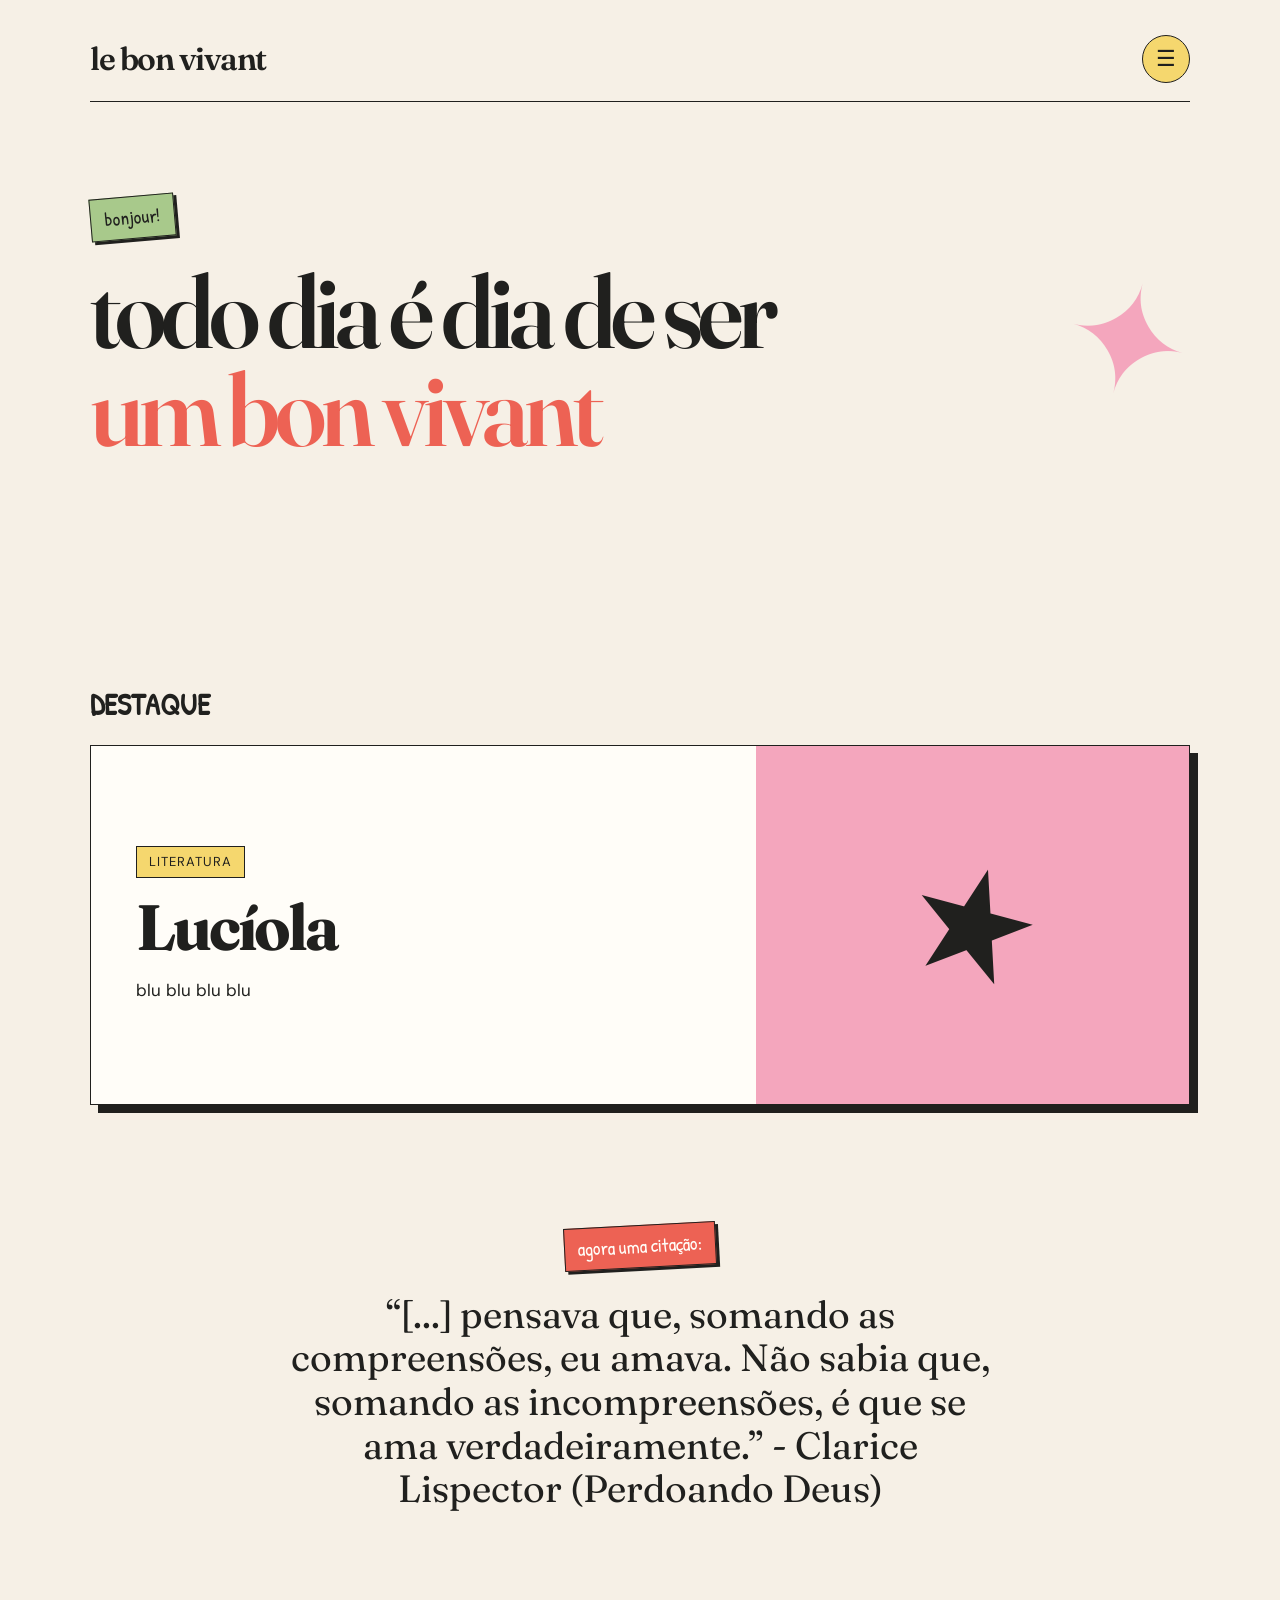
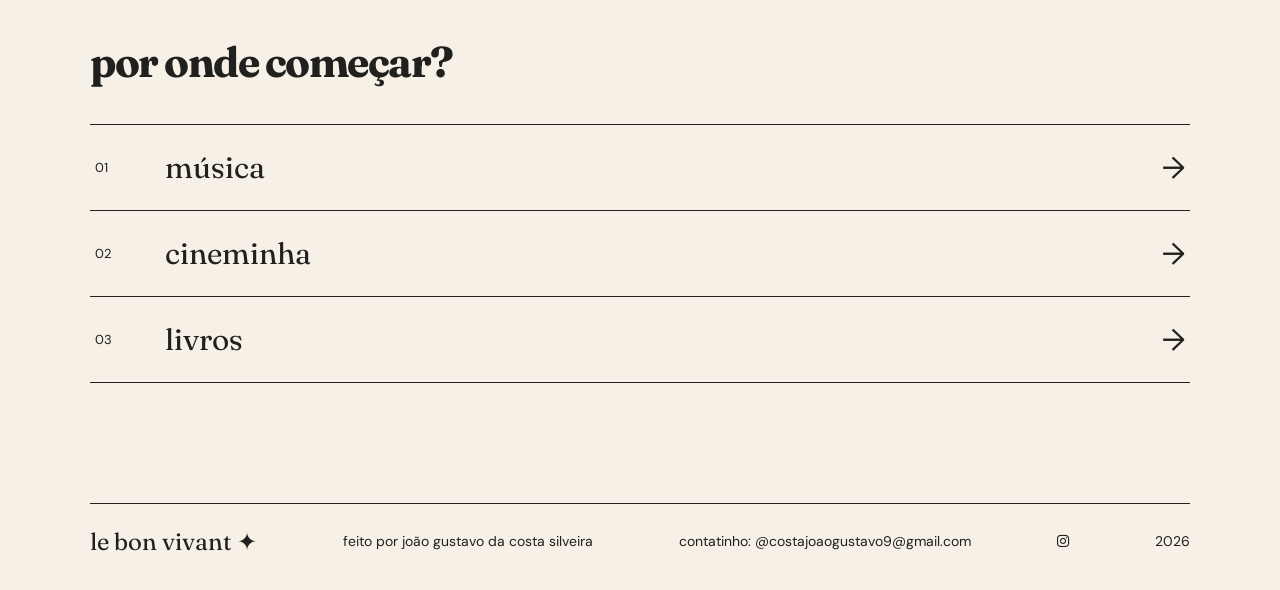
<file: index.html>
<!DOCTYPE html>
<html lang="pt-BR">

<head>
    <meta charset="UTF-8">
    <meta name="viewport" content="width=device-width, initial-scale=1.0">

    <link rel="preconnect" href="https://fonts.googleapis.com">
    <link rel="preconnect" href="https://fonts.gstatic.com" crossorigin>

    <link href="https://fonts.googleapis.com/css2?family=DM+Sans:wght@400;500;700&family=Fraunces:opsz,wght@9..144,400;9..144,600;9..144,700&family=Patrick+Hand&display=swap" rel="stylesheet">

    <link rel="stylesheet" href="https://cdnjs.cloudflare.com/ajax/libs/font-awesome/6.5.2/css/all.min.css">
  
    <title>le bon vivant</title>

    <link rel="stylesheet" href="style.css">
</head>

<body>

    <header>

        <a href="index.html" class="logo">
            le bon vivant
        </a>

        <div class="menu">

            <button class="menu-btn" aria-label="Abrir menu">
                ☰
            </button>

            <nav class="menu-links">

                <a href="review.html">reviews</a>
                <a href="musica.html">música</a>
                <a href="cinema.html">cineminha</a>
              <a href="livros.html">literatura</a>

            </nav>

        </div>

    </header>


    <main>


        <section class="intro">

            <div class="intro-text">

                <span class="sticker sticker-green">
                    bonjour!
                </span>

                <h1>
                    todo dia é dia de ser
                    <em>um bon vivant</em>
                </h1>

                <p>

                </p>

            </div>

            <div class="intro-decoration">
                ✦
            </div>

        </section>



        <section class="featured">

            <div class="section-label">
                <h1>DESTAQUE</h1>
            </div>

            <a href="luciola/index.html" class="featured-card">

                <div class="featured-content">

                    <span class="category">
                        literatura
                    </span>

                    <h2>
                        Lucíola
                    </h2>

                    <p>
                        blu blu blu blu
                    </p>

                </div>

                <div class="featured-shape">
                    <span>★</span>
                </div>

            </a>

        </section>

        <!--
        <section class="recent">

            <div class="section-heading">

                <h2>
                    mais coisitas
                </h2>

                <span class="sticker sticker-pink">
                    OLHA OLHA OLHA
                </span>

            </div>


            <div class="posts-grid">


                <a href="#" class="post-card post-yellow">

                    <div class="post-top">
                        <span>música</span>
                    </div>

                    <h3>
                        algo aqui
                    </h3>

                    <span class="post-arrow">↗</span>

                </a>


                <a href="#" class="post-card post-blue">

                    <div class="post-top">
                        <span>cinema</span>
                    </div>

                    <h3>
                        algo aq
                    </h3>

                    <span class="post-arrow">↗</span>

                </a>


                <a href="#" class="post-card post-pink">

                    <div class="post-top">
                        <span>livros</span>
        
                    </div>

                    <h3>
                        algo aq
                    </h3>

                    <span class="post-arrow">↗</span>

                </a>

            </div>

        </section>
        -->

        <section class="little-note">

            <span class="sticker sticker-red">
                agora uma citação:
            </span>

            <p>
                “[...] pensava que, somando as compreensões, eu amava. Não sabia que, somando as incompreensões, é que se ama verdadeiramente.” - Clarice Lispector (Perdoando Deus)
            </p>

        </section>


        <section class="categories">

            <h2>
                por onde começar?
            </h2>

            <div class="category-list">

                <a href="musica.html">
                    <span>01</span>
                    música
                    <strong>→</strong>
                </a>

                <a href="cinema.html">
                    <span>02</span>
                    cineminha
                    <strong>→</strong>
                </a>

                <a href="livros.html">
                    <span>03</span>
                    livros
                    <strong>→</strong>
                </a>


            </div>

        </section>

    </main>


    <footer>

        <div class="footer-title">
            le bon vivant ✦
        </div>

        <p>
            feito por joão gustavo da costa silveira
        </p>

        <p>
          contatinho: @costajoaogustavo9@gmail.com
        </p>
      <p><a href="https://www.instagram.com/mcflapchunkz/" target="_blank" rel="noopener" aria-label="Instagram">
    <i class="fa-brands fa-instagram"></i>
      </a></p>
        <p>
            2026
        </p>

    </footer>


    <script src="script.js"></script>

</body>

</html>
</file>
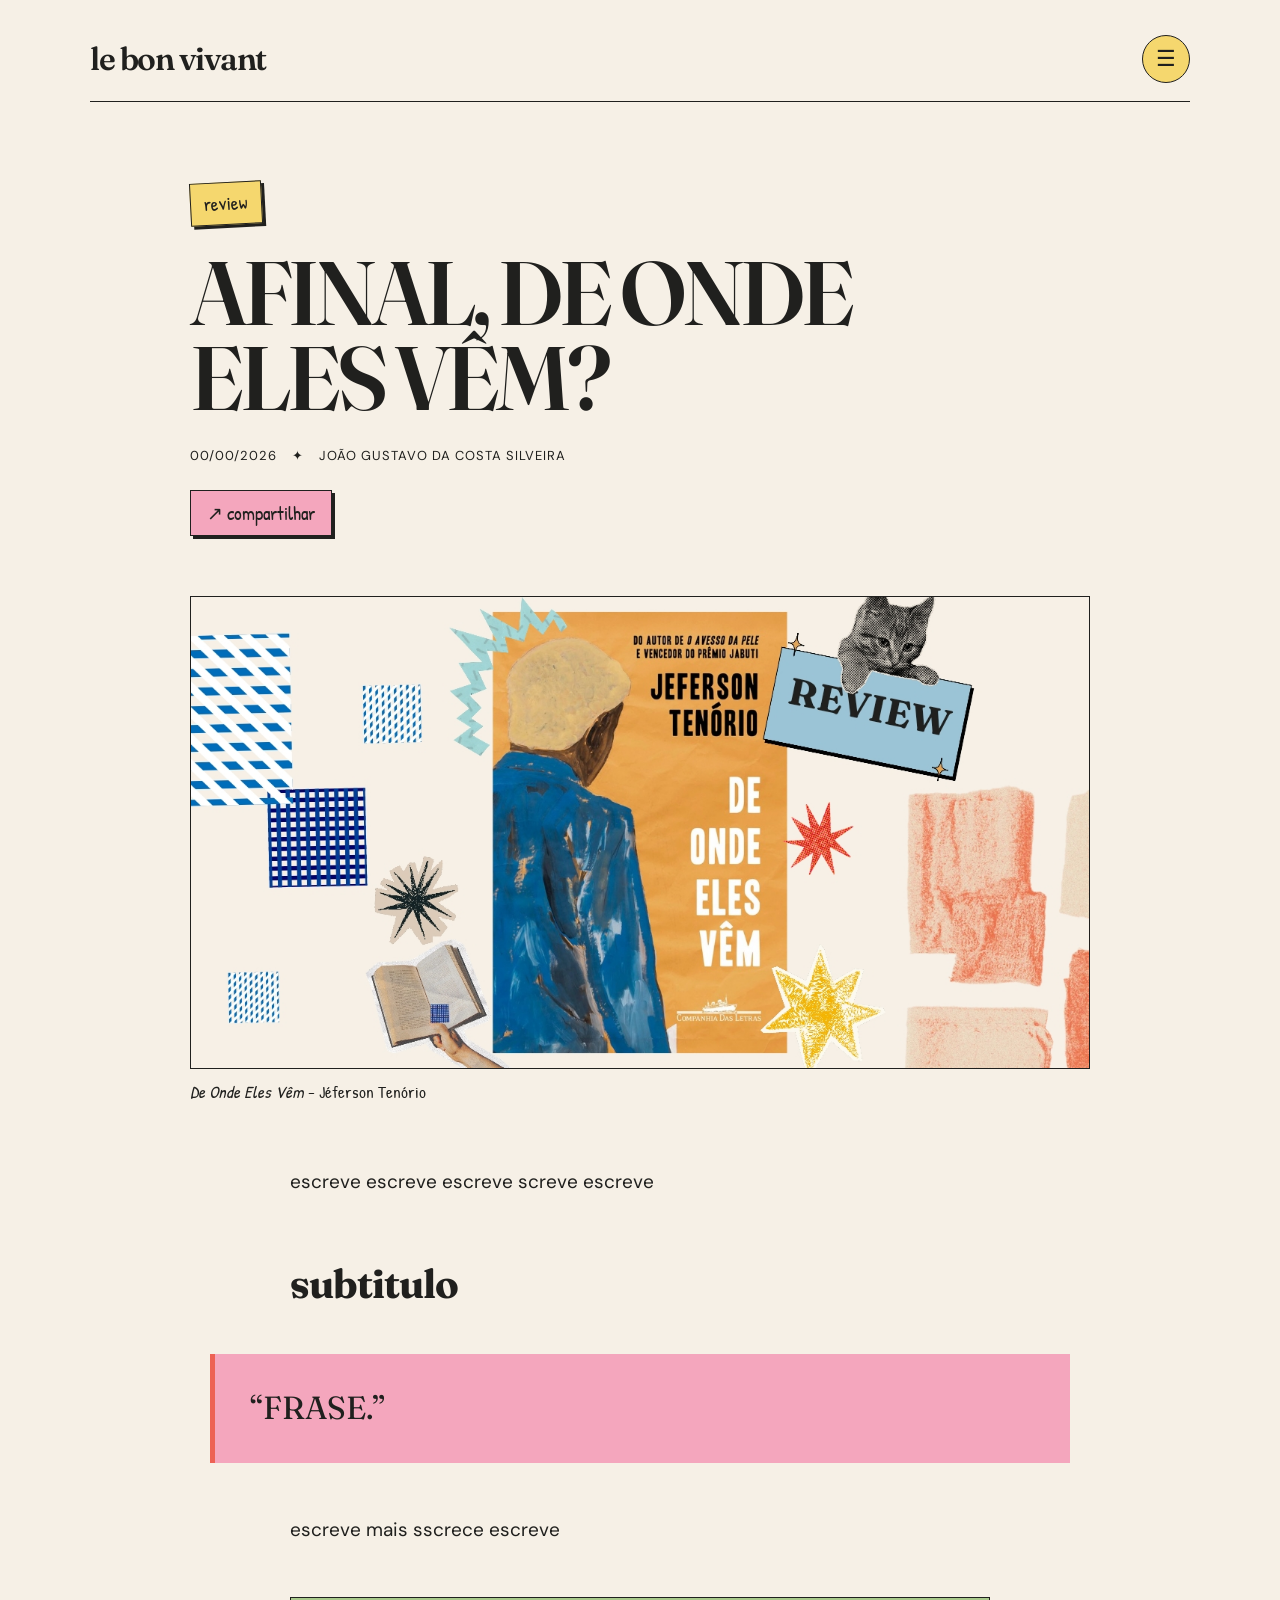
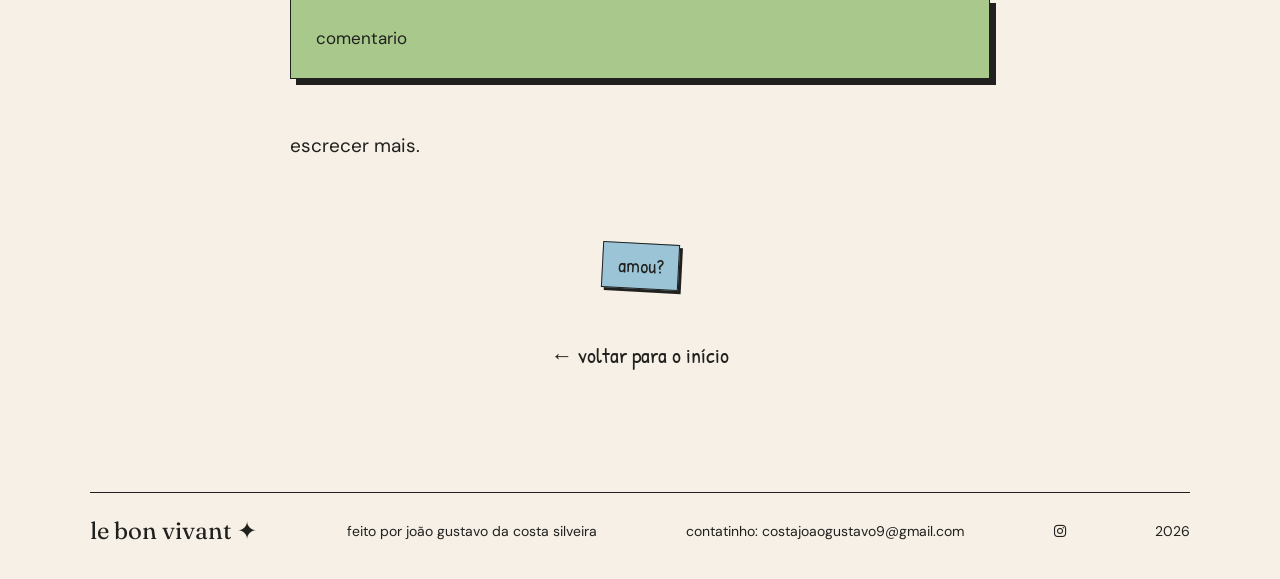
<file: deonde/index.html>
<!DOCTYPE html>
<html lang="pt-BR">

<head>

    <meta charset="UTF-8">
    <meta name="viewport" content="width=device-width, initial-scale=1.0">

    <link rel="preconnect" href="https://fonts.googleapis.com">
    <link rel="preconnect" href="https://fonts.gstatic.com" crossorigin>

    <link href="https://fonts.googleapis.com/css2?family=DM+Sans:wght@400;500;700&family=Fraunces:opsz,wght@9..144,400;9..144,600;9..144,700&family=Patrick+Hand&display=swap" rel="stylesheet">

  <link rel="stylesheet" href="https://cdnjs.cloudflare.com/ajax/libs/font-awesome/6.5.2/css/all.min.css">
    <title>DE ONDE ELES V&Ecirc;M — le bon vivant</title>


    <meta property="og:title" content="DE ONDE ELES V&Ecirc;M">

    <meta property="og:description" content="review">

    <meta property="og:image" content="https://mcflapchunkz.github.io/lebonvivant/deonde/onde.jpg">

    <meta property="og:url" content="https://mcflapchunkz.github.io/lebonvivant/deonde/index.html">

    <meta property="og:type" content="article">

    <meta property="og:site_name" content="le bon vivant">

    <meta name="twitter:card" content="summary_large_image">

    <meta name="twitter:title" content="DE ONDE ELES V&Ecirc;M">

    <meta name="twitter:description" content="review">

    <meta name="twitter:image" content="https://mcflapchunkz.github.io/lebonvivant/deonde/onde.jpg">


    <link rel="stylesheet" href="../style.css">

</head>


<body>


    <header>

        <a href="../index.html" class="logo">
            le bon vivant
        </a>

        <div class="menu">

            <button class="menu-btn" aria-label="Abrir menu">
                ☰
            </button>

            <nav class="menu-links">

                <a href="../index.html">
                    home
                </a>
              <a href="../review.html">reviews</a>
                <a href="../musica.html">
                    música
                </a>

                <a href="../cinema.html">
                    cinema
                </a>

                <a href="../livros.html">
                    literatura
                </a>

            </nav>

        </div>

    </header>



    <main class="post">


        <!-- CABEÇALHO DO POST -->

        <article>


            <header class="post-header">

                <span class="post-category">
                    review
                </span>

                <h1>
                    AFINAL, DE ONDE ELES V&Ecirc;M?
                </h1>

                <p class="post-subtitle">
                   
                </p>

                <div class="post-meta">

                    <span>
                        00/00/2026
                    </span>

                    <span>
                        ✦
                    </span>

                    <span>
                        joão gustavo da costa silveira
                    </span>

                </div>


                <!-- COMPARTILHAR -->

                <div class="share-area">

                    <button
                        class="share-button"
                        id="shareButton"
                    >
                        ↗ compartilhar
                    </button>

                    <span
                        class="share-message"
                        id="shareMessage"
                    ></span>

                </div>

            </header>


            <figure class="post-image">

                <img
                    src="onde.jpg"
                >

                <figcaption>
                    <i>De Onde Eles V&ecirc;m</i> - Jéferson Tenório
                </figcaption>

            </figure>



            <div class="post-content">


                <p>
                    escreve escreve escreve screve escreve
                </p>

                <h2>
                    subtitulo
                </h2>


                <blockquote>

                    “FRASE.”

                </blockquote>



                <p>
                    escreve mais sscrece escreve
                </p>




                <div class="post-note">


                    <p>
                        comentario
                    </p>

                </div>



                <p>
                    escrecer mais.
                </p>

            </div>


        </article>


        <div class="post-end">

            <span class="sticker">
                amou?
            </span>

        </div>


        <a href="../index.html" class="back-home">
            ← voltar para o início
        </a>


    </main>



    <!-- ================================
         RODAPÉ
    ================================= -->

    <footer>

        <div class="footer-title">
            le bon vivant ✦
        </div>

        <p>
            feito por joão gustavo da costa silveira
        </p>

        <p>
            contatinho: costajoaogustavo9@gmail.com
        </p>

      <p><a href="https://www.instagram.com/mcflapchunkz/" target="_blank" rel="noopener" aria-label="Instagram">
    <i class="fa-brands fa-instagram"></i>
      </a></p>
      
        <p>
            2026
        </p>

    </footer>



    <script src="../script.js"></script>

</body>

</html>
</file>
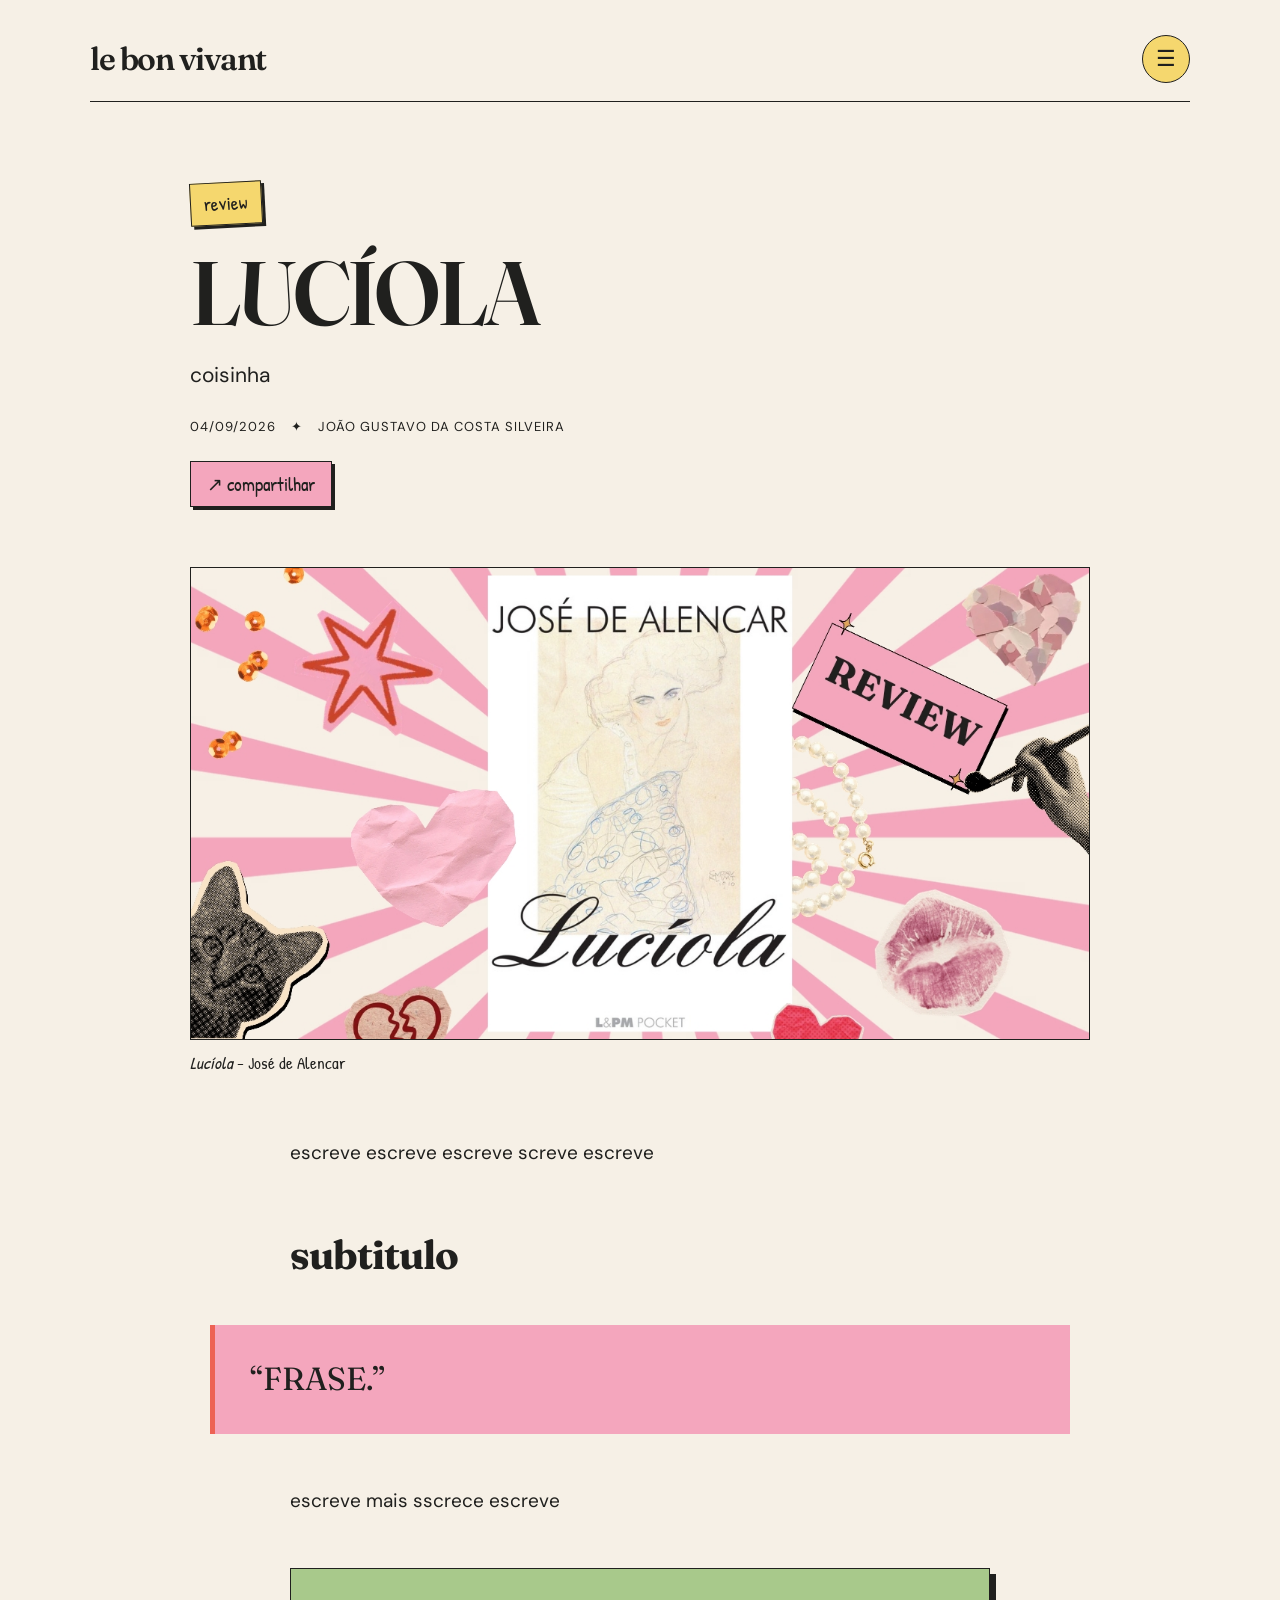
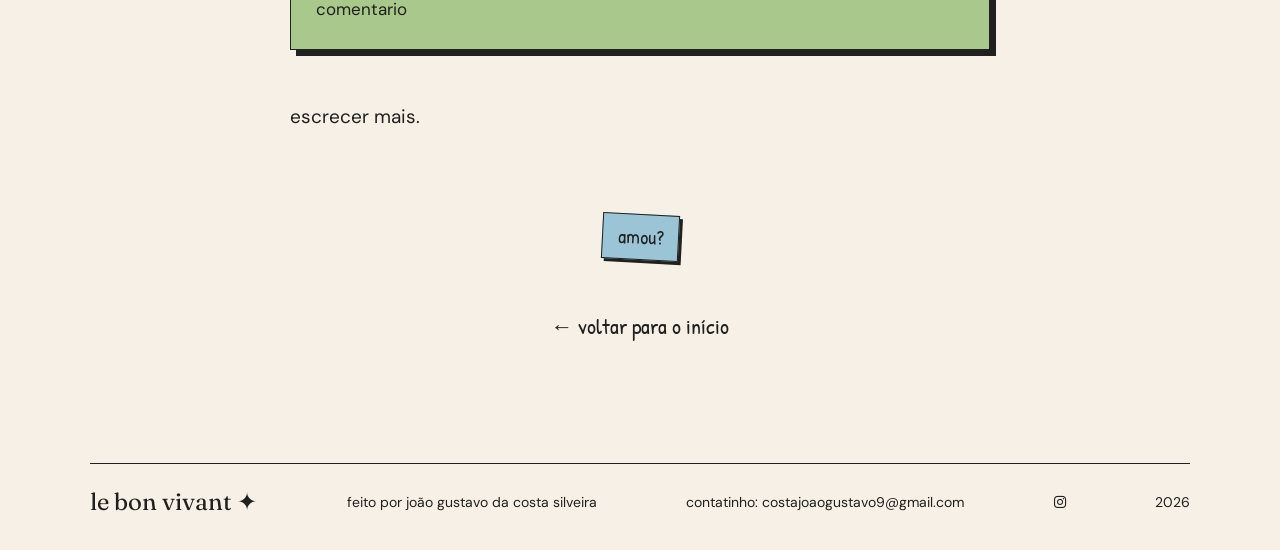
<file: luciola/index.html>
<!DOCTYPE html>
<html lang="pt-BR">

<head>

    <meta charset="UTF-8">
    <meta name="viewport" content="width=device-width, initial-scale=1.0">

    <link rel="preconnect" href="https://fonts.googleapis.com">
    <link rel="preconnect" href="https://fonts.gstatic.com" crossorigin>

    <link href="https://fonts.googleapis.com/css2?family=DM+Sans:wght@400;500;700&family=Fraunces:opsz,wght@9..144,400;9..144,600;9..144,700&family=Patrick+Hand&display=swap" rel="stylesheet">

  <link rel="stylesheet" href="https://cdnjs.cloudflare.com/ajax/libs/font-awesome/6.5.2/css/all.min.css">
  
    <title>LUCÍOLA — le bon vivant</title>



    <meta property="og:title" content="LUCÍOLA">

    <meta property="og:description" content="review">

    <meta property="og:image" content="https://mcflapchunkz.github.io/lebonvivant/luciola/lucyslide.jpg">

    <meta property="og:url" content="https://mcflapchunkz.github.io/lebonvivant/luciola/index.html">

    <meta property="og:type" content="article">

    <meta property="og:site_name" content="le bon vivant">

    <meta name="twitter:card" content="summary_large_image">

    <meta name="twitter:title" content="LUCÍOLA">

    <meta name="twitter:description" content="review">

    <meta name="twitter:image" content="https://mcflapchunkz.github.io/lebonvivant/luciola/lucyslide.jpg">


    <link rel="stylesheet" href="../style.css">

</head>


<body>


    <!-- ================================
         CABEÇALHO
    ================================= -->

    <header>

        <a href="../index.html" class="logo">
            le bon vivant
        </a>

        <div class="menu">

            <button class="menu-btn" aria-label="Abrir menu">
                ☰
            </button>

            <nav class="menu-links">

                <a href="../index.html">
                    home
                </a>
              <a href="../review.html">reviews</a>
                <a href="../musica.html">
                    música
                </a>

                <a href="../cinema.html">
                    cinema
                </a>

                <a href="../livros.html">
                    livros
                </a>

            </nav>

        </div>

    </header>



    <!-- ================================
         POST
    ================================= -->

    <main class="post">


        <article>


            <header class="post-header">

                <span class="post-category">
                    review
                </span>

                <h1>
                    LUCÍOLA
                </h1>

                <p class="post-subtitle">
                    coisinha
                </p>

                <div class="post-meta">

                    <span>
                        04/09/2026
                    </span>

                    <span>
                        ✦
                    </span>

                    <span>
                        joão gustavo da costa silveira
                    </span>

                </div>


                <!-- COMPARTILHAR -->

                <div class="share-area">

                    <button
                        class="share-button"
                        id="shareButton"
                    >
                        ↗ compartilhar
                    </button>

                    <span
                        class="share-message"
                        id="shareMessage"
                    ></span>

                </div>

            </header>


            <figure class="post-image">

                <img
                    src="lucyslide.jpg"
                >

                <figcaption>
                    <i>Lucíola</i> - José de Alencar
                </figcaption>

            </figure>



            <div class="post-content">


                <p>
                    escreve escreve escreve screve escreve
                </p>

                <h2>
                    subtitulo
                </h2>


                <blockquote>

                    “FRASE.”

                </blockquote>



                <p>
                    escreve mais sscrece escreve
                </p>




                <div class="post-note">


                    <p>
                        comentario
                    </p>

                </div>



                <p>
                    escrecer mais.
                </p>

            </div>


        </article>


        <div class="post-end">

            <span class="sticker">
                amou?
            </span>

        </div>


        <a href="../index.html" class="back-home">
            ← voltar para o início
        </a>


    </main>



    <!-- ================================
         RODAPÉ
    ================================= -->

    <footer>

        <div class="footer-title">
            le bon vivant ✦
        </div>

        <p>
            feito por joão gustavo da costa silveira
        </p>

        <p>
            contatinho: costajoaogustavo9@gmail.com
        </p>
      <p><a href="https://www.instagram.com/mcflapchunkz/" target="_blank" rel="noopener" aria-label="Instagram">
    <i class="fa-brands fa-instagram"></i>
      </a></p>
        <p>
            2026
        </p>

    </footer>



    <script src="../script.js"></script>

</body>

</html>
</file>
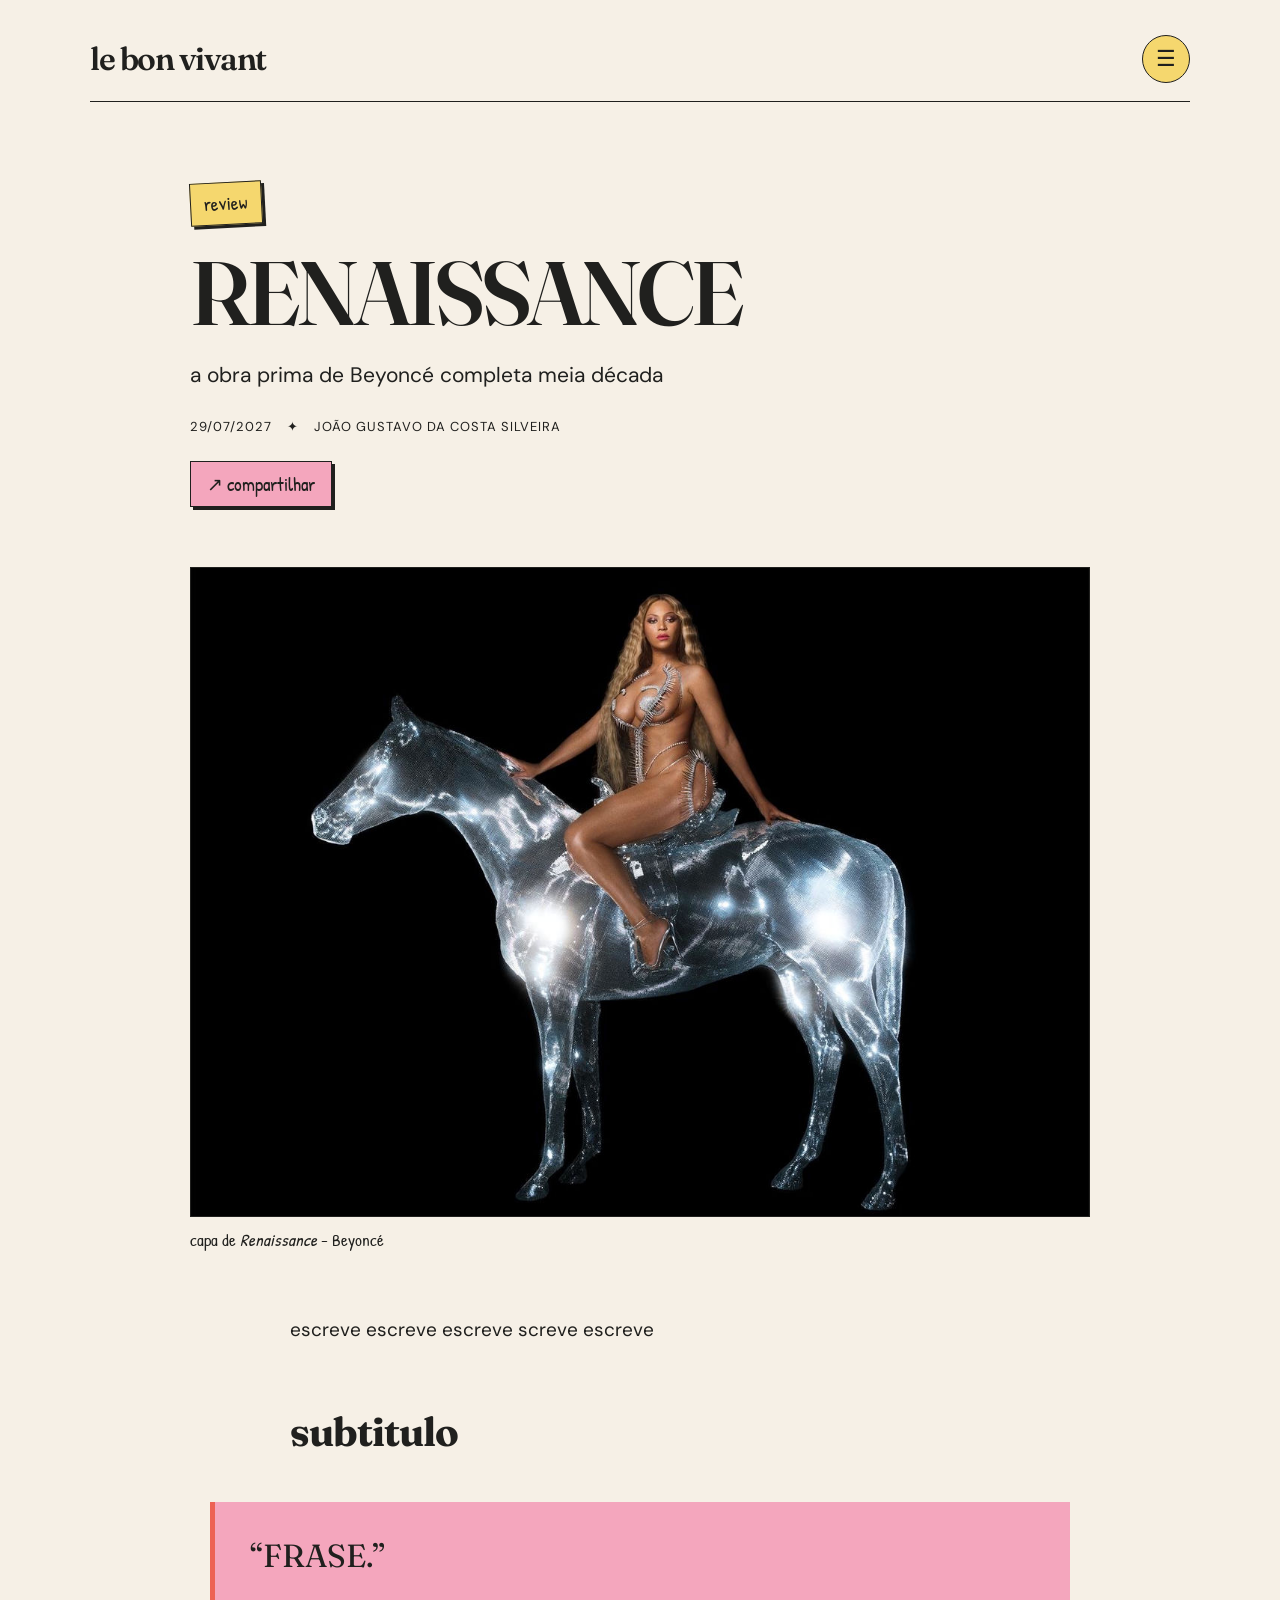
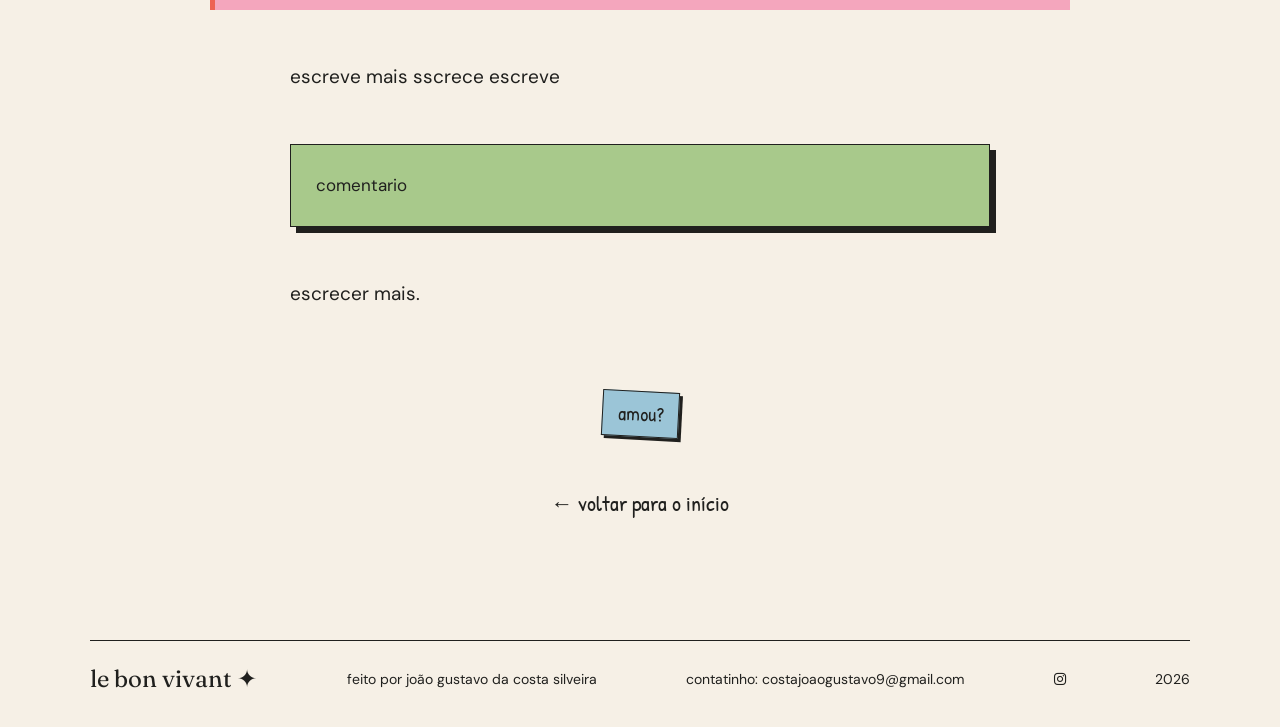
<file: renaissance/index.html>
<!DOCTYPE html>
<html lang="pt-BR">

<head>

    <meta charset="UTF-8">
    <meta name="viewport" content="width=device-width, initial-scale=1.0">

    <link rel="preconnect" href="https://fonts.googleapis.com">
    <link rel="preconnect" href="https://fonts.gstatic.com" crossorigin>

    <link href="https://fonts.googleapis.com/css2?family=DM+Sans:wght@400;500;700&family=Fraunces:opsz,wght@9..144,400;9..144,600;9..144,700&family=Patrick+Hand&display=swap" rel="stylesheet">

  <link rel="stylesheet" href="https://cdnjs.cloudflare.com/ajax/libs/font-awesome/6.5.2/css/all.min.css">
  
    <title>RENAISSANCE REVIEW — le bon vivant</title>


    <!-- ================================
         COMPARTILHAMENTO
    ================================= -->

    <meta property="og:title" content="RENAISSANCE">

    <meta property="og:description" content="A OBRA PRIMA DE BEYONCÉ COMPLETA 5 ANOS">

    <meta property="og:image" content="https://mcflapchunkz.github.io/lebonvivant/renaissance/renaissance.jpg">

    <meta property="og:url" content="https://mcflapchunkz.github.io/lebonvivant/renaissance/index.html">

    <meta property="og:type" content="article">

    <meta property="og:site_name" content="le bon vivant">

    <meta name="twitter:card" content="summary_large_image">

    <meta name="twitter:title" content="RENAISSANCE">

    <meta name="twitter:description" content="A OBRA PRIMA DE BEYONCÉ COMPLETA 5 ANOS">

    <meta name="twitter:image" content="https://mcflapchunkz.github.io/lebonvivant/renaissance/renaissance.jpg">


    <link rel="stylesheet" href="../style.css">
  
</head>


<body>


    <!-- ================================
         CABEÇALHO
    ================================= -->

    <header>

        <a href="../index.html" class="logo">
            le bon vivant
        </a>

        <div class="menu">

            <button class="menu-btn" aria-label="Abrir menu">
                ☰
            </button>

            <nav class="menu-links">

                <a href="../index.html">
                    home
                </a>
              <a href="../review.html">reviews</a>
                <a href="../musica.html">
                    música
                </a>

                <a href="../cinema.html">
                    cinema
                </a>

                <a href="../livros.html">
                    literatura
                </a>

            </nav>

        </div>

    </header>




    <main class="post">



        <article>


            <header class="post-header">

                <span class="post-category">
                    review
                </span>

                <h1>
                    RENAISSANCE
                </h1>

                <p class="post-subtitle">
                    a obra prima de Beyoncé completa meia década
                </p>

                <div class="post-meta">

                    <span>
                        29/07/2027
                    </span>

                    <span>
                        ✦
                    </span>

                    <span>
                        joão gustavo da costa silveira
                    </span>

                </div>


                <!-- COMPARTILHAR -->

                <div class="share-area">

                    <button
                        class="share-button"
                        id="shareButton"
                    >
                        ↗ compartilhar
                    </button>

                    <span
                        class="share-message"
                        id="shareMessage"
                    ></span>

                </div>

            </header>


            <figure class="post-image">

                <img
                    src="rennycover.jpg"
                >

                <figcaption>
                    capa de <i>Renaissance</i> - Beyoncé
                </figcaption>

            </figure>



            <div class="post-content">


                <p>
                    escreve escreve escreve screve escreve
                </p>

                <h2>
                    subtitulo
                </h2>


                <blockquote>

                    “FRASE.”

                </blockquote>



                <p>
                    escreve mais sscrece escreve
                </p>




                <div class="post-note">


                    <p>
                        comentario
                    </p>

                </div>



                <p>
                    escrecer mais.
                </p>

            </div>


        </article>


        <div class="post-end">

            <span class="sticker">
                amou?
            </span>

        </div>


        <a href="../index.html" class="back-home">
            ← voltar para o início
        </a>


    </main>



    <!-- ================================
         RODAPÉ
    ================================= -->

    <footer>

        <div class="footer-title">
            le bon vivant ✦
        </div>

        <p>
            feito por joão gustavo da costa silveira
        </p>

        <p>
            contatinho: costajoaogustavo9@gmail.com
        </p>
      <p><a href="https://www.instagram.com/mcflapchunkz/" target="_blank" rel="noopener" aria-label="Instagram">
    <i class="fa-brands fa-instagram"></i>
      </a></p>
        <p>
            2026
        </p>

    </footer>



    <script src="../script.js"></script>

</body>

</html>
</file>
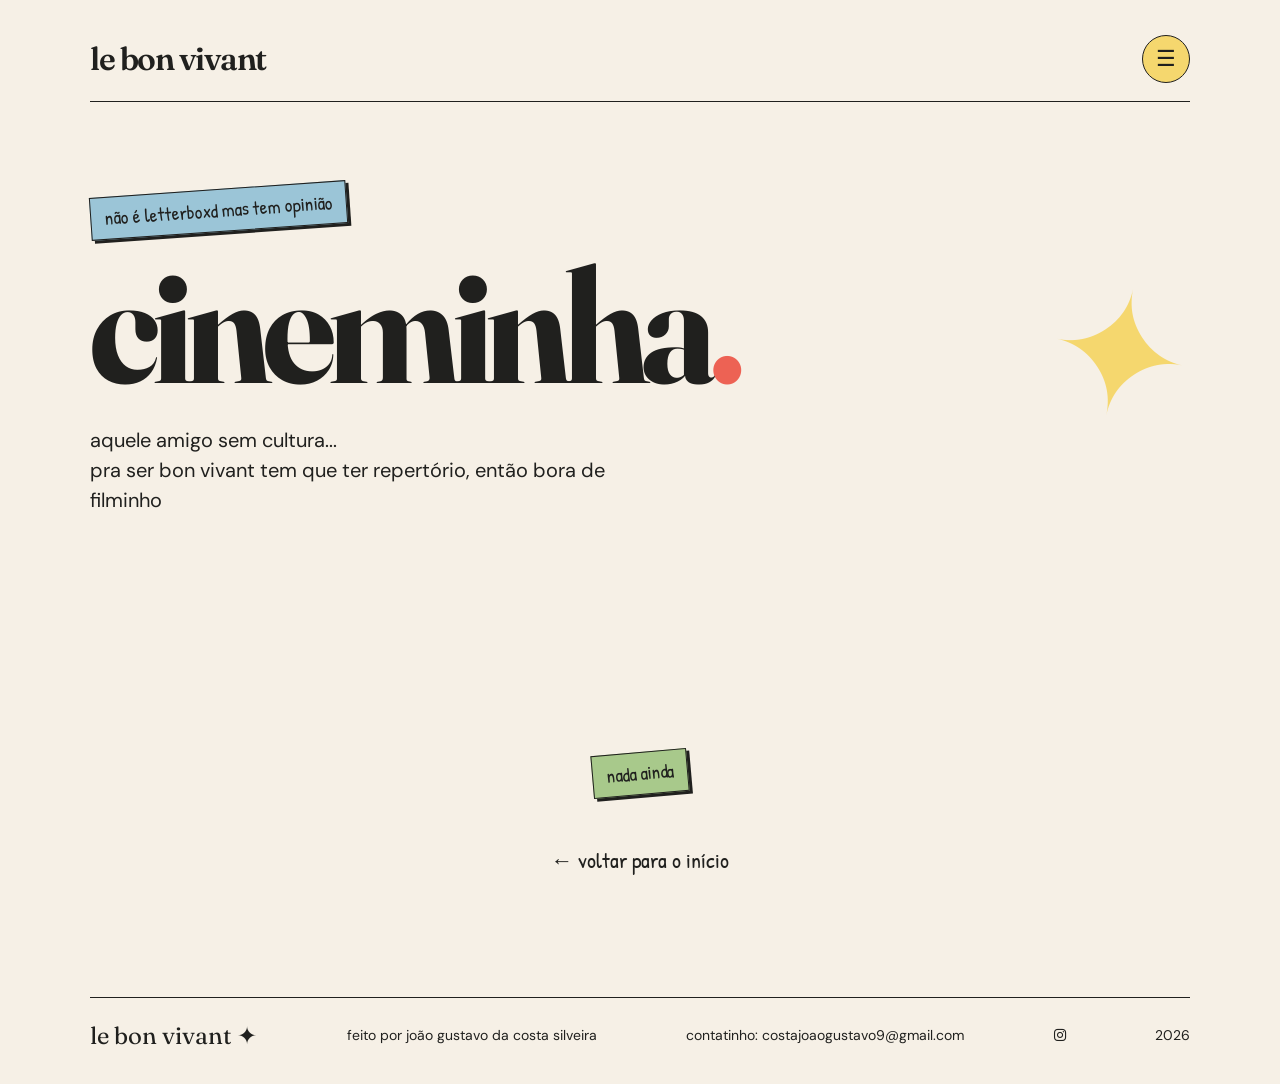
<file: cinema.html>
<!DOCTYPE html>
<html lang="pt-BR">

<head>
    <meta charset="UTF-8">
    <meta name="viewport" content="width=device-width, initial-scale=1.0">

    <link rel="preconnect" href="https://fonts.googleapis.com">
    <link rel="preconnect" href="https://fonts.gstatic.com" crossorigin>

    <link href="https://fonts.googleapis.com/css2?family=DM+Sans:wght@400;500;700&family=Fraunces:opsz,wght@9..144,400;9..144,600;9..144,700&family=Patrick+Hand&display=swap" rel="stylesheet">

    <link rel="stylesheet" href="https://cdnjs.cloudflare.com/ajax/libs/font-awesome/6.5.2/css/all.min.css">
  
    <title>cineminha — le bon vivant</title>

    <link rel="stylesheet" href="style.css">
</head>

<body>

    <header>
        <a href="index.html" class="logo">le bon vivant</a>

        <div class="menu">
            <button class="menu-btn" aria-label="Abrir menu">☰</button>

            <nav class="menu-links">
                <a href="index.html">home</a>
                <a href="review.html">reviews</a>
                <a href="musica.html">música</a>
                <a href="livros.html">literatura</a>
            </nav>
        </div>
    </header>


    <main class="cinema-page">

        <!-- INTRO -->

        <section class="cinema-intro">

            <div class="cinema-intro-text">

                <span class="sticker sticker-blue">não é letterboxd mas tem opinião</span>

                <h1>cineminha<span>.</span></h1>

                <p>
                  aquele amigo sem cultura...<br> pra ser bon vivant tem que ter repertório, então bora de filminho
                </p>

            </div>

            <div class="cinema-symbol">
                ✦
            </div>

        </section>



        <!--
        <section class="cinema-section cinema-recommendations">

            <div class="cinema-section-heading">

                <div>
                    <h2>reviews de cineminha</h2>
                </div>
            </div>


            <div class="cinema-recommendation">

                <a href="post.html" class="cinema-recommendation-card">

                    <div class="cinema-recommendation-number">
                        01
                    </div>

                    <div class="cinema-recommendation-content">

                        <span>review</span>

                        <h3>
                          titulo
                        </h3>

                        <p>
                          bla blabla
                        </p>

                    </div>

                    <div class="cinema-recommendation-arrow">
                        →
                    </div>

                </a>

            </div>

        </section>
        -->

        <!-- FINAL -->

        <section class="cinema-end">

            <span class="sticker sticker-green">
                nada ainda
            </span>
          <br><br>
          <a href="index.html" class="back-home">
            ← voltar para o início
          </a>

        </section>

    </main>


    <footer>

        <div class="footer-title">
            le bon vivant ✦
        </div>

        <p>feito por joão gustavo da costa silveira</p>

        <p>contatinho: costajoaogustavo9@gmail.com</p>
        <p><a href="https://www.instagram.com/mcflapchunkz/" target="_blank" rel="noopener" aria-label="Instagram">
    <i class="fa-brands fa-instagram"></i>
      </a></p>
        <p>2026</p>

    </footer>


    <script src="script.js"></script>

</body>

</html>
</file>
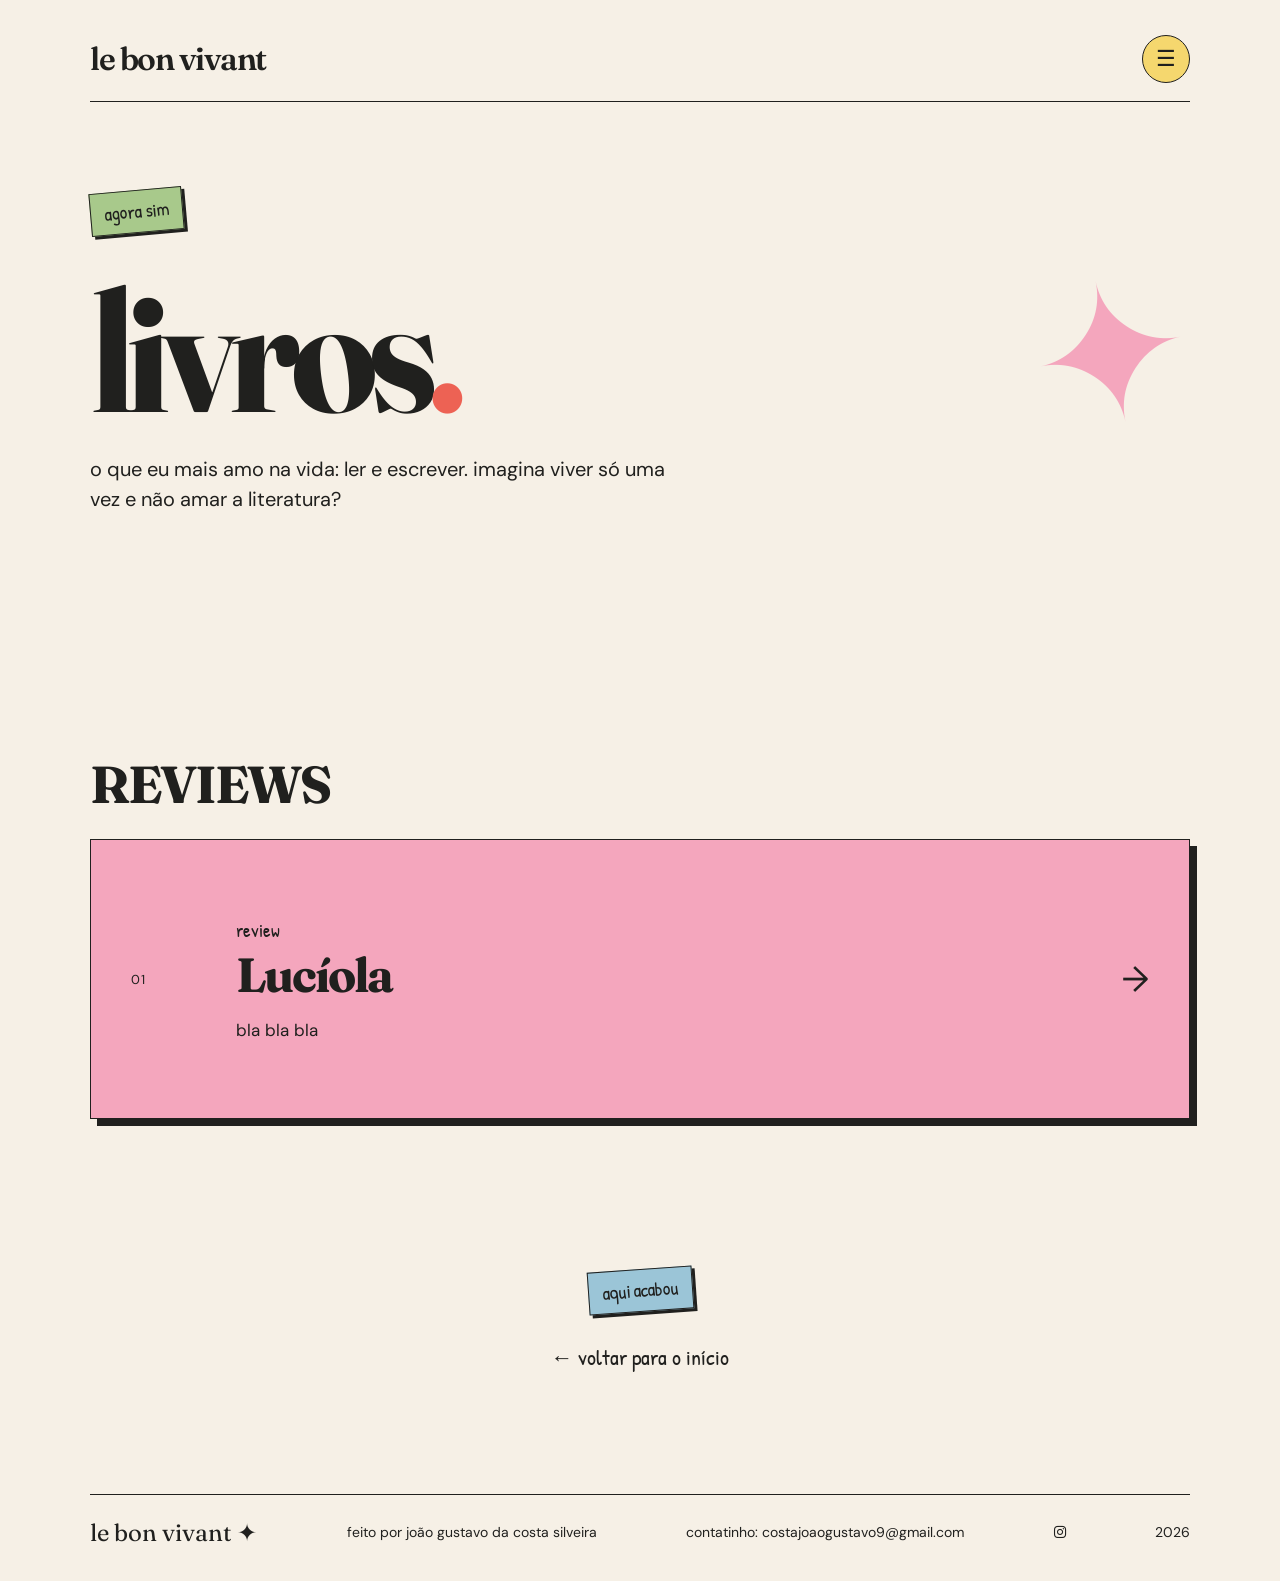
<file: livros.html>
<!DOCTYPE html>
<html lang="pt-BR">

<head>
    <meta charset="UTF-8">
    <meta name="viewport" content="width=device-width, initial-scale=1.0">

    <link rel="preconnect" href="https://fonts.googleapis.com">
    <link rel="preconnect" href="https://fonts.gstatic.com" crossorigin>

    <link href="https://fonts.googleapis.com/css2?family=DM+Sans:wght@400;500;700&family=Fraunces:opsz,wght@9..144,400;9..144,600;9..144,700&family=Patrick+Hand&display=swap" rel="stylesheet">

  <link rel="stylesheet" href="https://cdnjs.cloudflare.com/ajax/libs/font-awesome/6.5.2/css/all.min.css">
  
    <title>livros — le bon vivant</title>

    <link rel="stylesheet" href="style.css">
</head>

<body>

    <header>
        <a href="index.html" class="logo">le bon vivant</a>

        <div class="menu">
            <button class="menu-btn" aria-label="Abrir menu">☰</button>

            <nav class="menu-links">
                <a href="index.html">home</a>
                <a href="review.html">reviews</a>
                <a href="musica.html">música</a>
                <a href="cinema.html">cineminha</a>
            </nav>
        </div>
    </header>


    <main class="books-page">

        <!-- INTRO -->

        <section class="books-intro">

            <div class="books-intro-text">

                <span class="sticker sticker-green">agora sim</span>

                <h1>livros<span>.</span></h1>

                <p>
                    o que eu mais amo na vida: ler e escrever. imagina viver só uma vez e não amar a literatura?
                </p>

            </div>

            <div class="books-symbol">
                ✦
            </div>
        </section>

        <!-- RECOMENDAÇÕES -->

        <section class="books-section books-recommendations">

            <div class="books-section-heading">

                <div>
                    <h2>REVIEWS</h2>
                </div>
            </div>
            <div class="books-recommendation">

                <a href="luciola/index.html" class="books-recommendation-card">

                    <div class="books-recommendation-number">
                        01
                    </div>

                    <div class="books-recommendation-content">

                        <span>review</span>

                        <h3>
                            Lucíola
                        </h3>

                        <p>
                            bla bla bla
                        </p>

                    </div>

                    <div class="books-recommendation-arrow">
                        →
                    </div>

                </a>

            </div>


        </section>


        <!-- FINAL -->

        <section class="books-end">

            <span class="sticker sticker-blue">
                aqui acabou
            </span>
<br><br>
          <a href="index.html" class="back-home">
            ← voltar para o início
          </a>
          
        </section>

    </main>


    <footer>

        <div class="footer-title">
            le bon vivant ✦
        </div>

        <p>feito por joão gustavo da costa silveira</p>

        <p>contatinho: costajoaogustavo9@gmail.com</p>

      <p><a href="https://www.instagram.com/mcflapchunkz/" target="_blank" rel="noopener" aria-label="Instagram">
    <i class="fa-brands fa-instagram"></i>
      </a></p>
      
        <p>2026</p>

    </footer>


    <script src="script.js"></script>

</body>

</html>
</file>
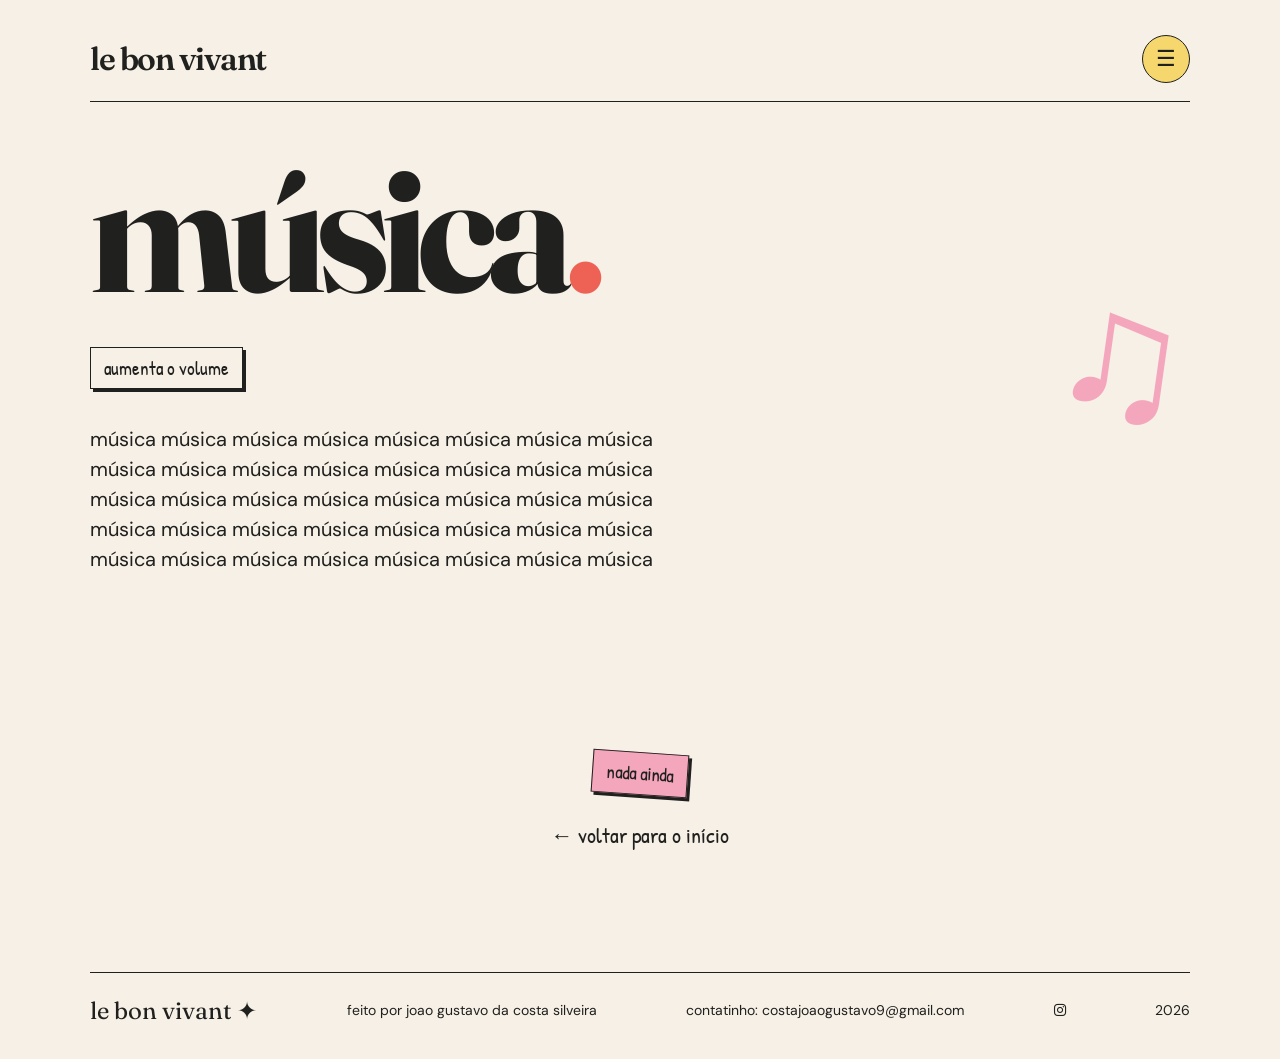
<file: musica.html>
<!DOCTYPE html>
<html lang="pt-BR">

<head>
    <meta charset="UTF-8">
    <meta name="viewport" content="width=device-width, initial-scale=1.0">

    <link rel="preconnect" href="https://fonts.googleapis.com">
    <link rel="preconnect" href="https://fonts.gstatic.com" crossorigin>

    <link href="https://fonts.googleapis.com/css2?family=DM+Sans:wght@400;500;700&family=Fraunces:opsz,wght@9..144,400;9..144,600;9..144,700&family=Patrick+Hand&display=swap" rel="stylesheet">

  <link rel="stylesheet" href="https://cdnjs.cloudflare.com/ajax/libs/font-awesome/6.5.2/css/all.min.css">
  
    <title>música — le bon vivant</title>

    <link rel="stylesheet" href="style.css">
</head>

<body>

    <header>
        <a href="index.html" class="logo">le bon vivant</a>

        <div class="menu">
            <button class="menu-btn" aria-label="Abrir menu">☰</button>

            <nav class="menu-links">
                <a href="index.html">home</a>
                <a href="review.html">reviews</a>
                <a href="cinema.html">cineminha</a>
                <a href="livros.html">literatura</a>
            </nav>
        </div>
    </header>


    <main class="music-page">

        <!-- INTRODUÇÃO -->

        <section class="music-intro">

            <div class="music-intro-text">

                
                <h1>música<span>.</span></h1>
              <br>
              <br>
              <span class="sticker sticker-yellow">aumenta o volume</span>

                <p>
                    música música música música música música música música música música música música música música música música música música música música música música música música música música música música música música música música música música música música música música música música
                </p>

            </div>

            <div class="music-symbol">
                ♫
            </div>

        </section>


        <!-- DESTAQUE -->
         <!--
        <section class="music-featured">

            <div class="section-label">
                <span>pega só</span>
            </div>

            <a href="post.html" class="music-featured-card">

                <div class="music-featured-image">
                    <span>imagem</span>
                </div>

                <div class="music-featured-content">

                    <span class="category">categoriar</span>

                    <h2>
                        titulo
                    </h2>

                    <p>
                        um bla bla blazinho de sempre
                    </p>

                    <span class="read-more">
                        ler mais →
                    </span>

                </div>

            </a>

        </section>


        <section class="music-section">

            <div class="music-section-heading">

                <div>
                    <span class="section-label">reviews</span>
                    <h2>as reviews todas de música que eu fiz</h2>
                </div>

                <span class="sticker sticker-pink">
                    diz aí o que tu acha
                </span>

            </div>


            <div class="music-reviews">

                <a href="post.html" class="music-review-item">

                    <div class="music-review-number">01</div>

                    <div class="music-review-info">

                        <span>álbum</span>

                        <h3>
                            titulo
                        </h3>

                        <p>
                            zxidixjfjsizifjr
                        </p>

                    </div>

                    <div class="music-review-arrow">↗</div>

                </a>


            </div>
        </section>

      <section class="music-section">

            <div class="music-section-heading">

                <div>
                    <h2>recomendando</h2>
                </div>

                <span class="sticker sticker-green">
                    ando ouvindo
                </span>

            </div>


            <div class="music-reviews">

                <a href="https://open.spotify.com/album/2B87zXm9bOWvAJdkJBTpzF?" class="music-review-item">

                    <div class="music-review-number"></div>

                    <div class="music-review-info">

                        <span>álbum</span>

                        <h3>
                            'Melodrama' da Lorde
                        </h3>

                    </div>

                    <div class="music-review-arrow">↗</div>

                </a>


            </div>
      </section>
    -->
        <section class="music-end">

            <span class="sticker sticker-pink">
                nada ainda
            </span>
          <br>
          <br>
          <a href="index.html" class="back-home">
            ← voltar para o início
          </a>
          
        </section>

    </main>


    <footer>

        <div class="footer-title">
            le bon vivant ✦
        </div>

        <p>
            feito por joao gustavo da costa silveira
        </p>
      <p>contatinho: costajoaogustavo9@gmail.com</p>
      <p><a href="https://www.instagram.com/mcflapchunkz/" target="_blank" rel="noopener" aria-label="Instagram">
    <i class="fa-brands fa-instagram"></i>
      </a></p>
        <p>
            2026
        </p>

    </footer>


    <script src="script.js"></script>

</body>

</html>
</file>
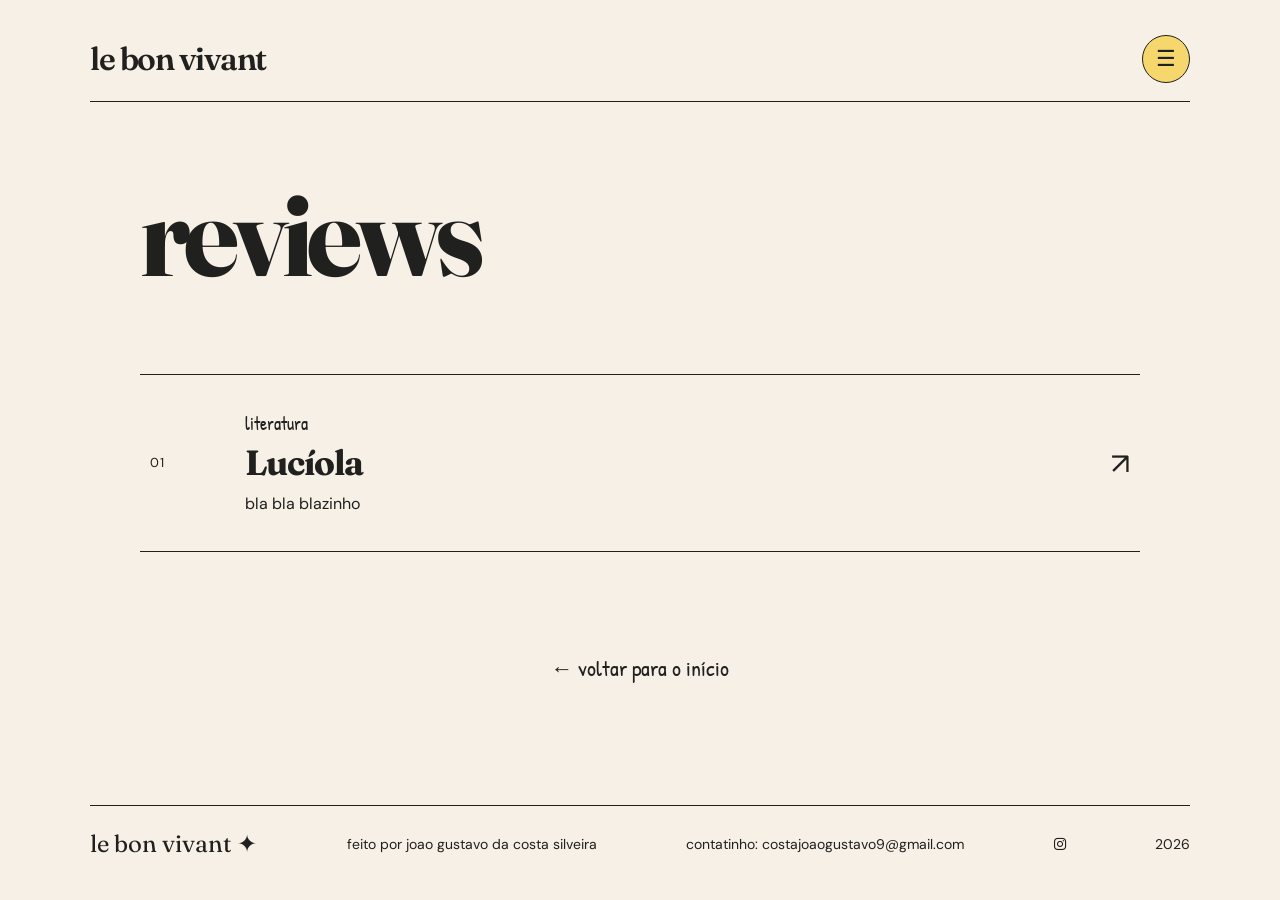
<file: review.html>
<!DOCTYPE html>
<html lang="pt-BR">

<head>

    <meta charset="UTF-8">
    <meta name="viewport" content="width=device-width, initial-scale=1.0">

    <link rel="preconnect" href="https://fonts.googleapis.com">
    <link rel="preconnect" href="https://fonts.gstatic.com" crossorigin>

    <link href="https://fonts.googleapis.com/css2?family=DM+Sans:wght@400;500;700&family=Fraunces:opsz,wght@9..144,400;9..144,600;9..144,700&family=Patrick+Hand&display=swap" rel="stylesheet">

  <link rel="stylesheet" href="https://cdnjs.cloudflare.com/ajax/libs/font-awesome/6.5.2/css/all.min.css">
  
    <title>reviews — le bon vivant</title>

    <link rel="stylesheet" href="style.css">

</head>


<body>


    <header>

        <a href="index.html" class="logo">
            le bon vivant
        </a>

        <div class="menu">

            <button class="menu-btn" aria-label="Abrir menu">
                ☰
            </button>

            <nav class="menu-links">

                <a href="index.html">
                    home
                </a>

                <a href="musica.html">
                    música
                </a>

                <a href="cinema.html">
                    cinema
                </a>

                <a href="livros.html">
                    literatura
                </a>

            </nav>

        </div>

    </header>



    <main class="reviews-page">


        <section class="reviews-intro">


            <h1>
                reviews
            </h1>

            <p>
                
            </p>

        </section>



        <section class="reviews-list">



            <a href="post.html" class="review-item">

                <div class="review-number">
                    01
                </div>

                <div class="review-info">

                    <span class="review-category">
                        literatura
                    </span>

                    <h2>
                        Lucíola
                    </h2>

                    <p>
                        bla bla blazinho
                    </p>

                </div>

                <div class="review-arrow">
                    ↗
                </div>

            </a>
 

        </section>

      <a href="index.html" class="back-home">
            ← voltar para o início
      </a>
      
    </main>



    <!-- ================================
         RODAPÉ
    ================================= -->

    <footer>

        <div class="footer-title">
            le bon vivant ✦
        </div>

        <p>
            feito por joao gustavo da costa silveira
        </p>
      <p> contatinho: costajoaogustavo9@gmail.com</p>
      <p><a href="https://www.instagram.com/mcflapchunkz/" target="_blank" rel="noopener" aria-label="Instagram">
    <i class="fa-brands fa-instagram"></i>
      </a></p>
        <p>
            2026
        </p>

    </footer>



    <script src="script.js"></script>

</body>

</html>
</file>
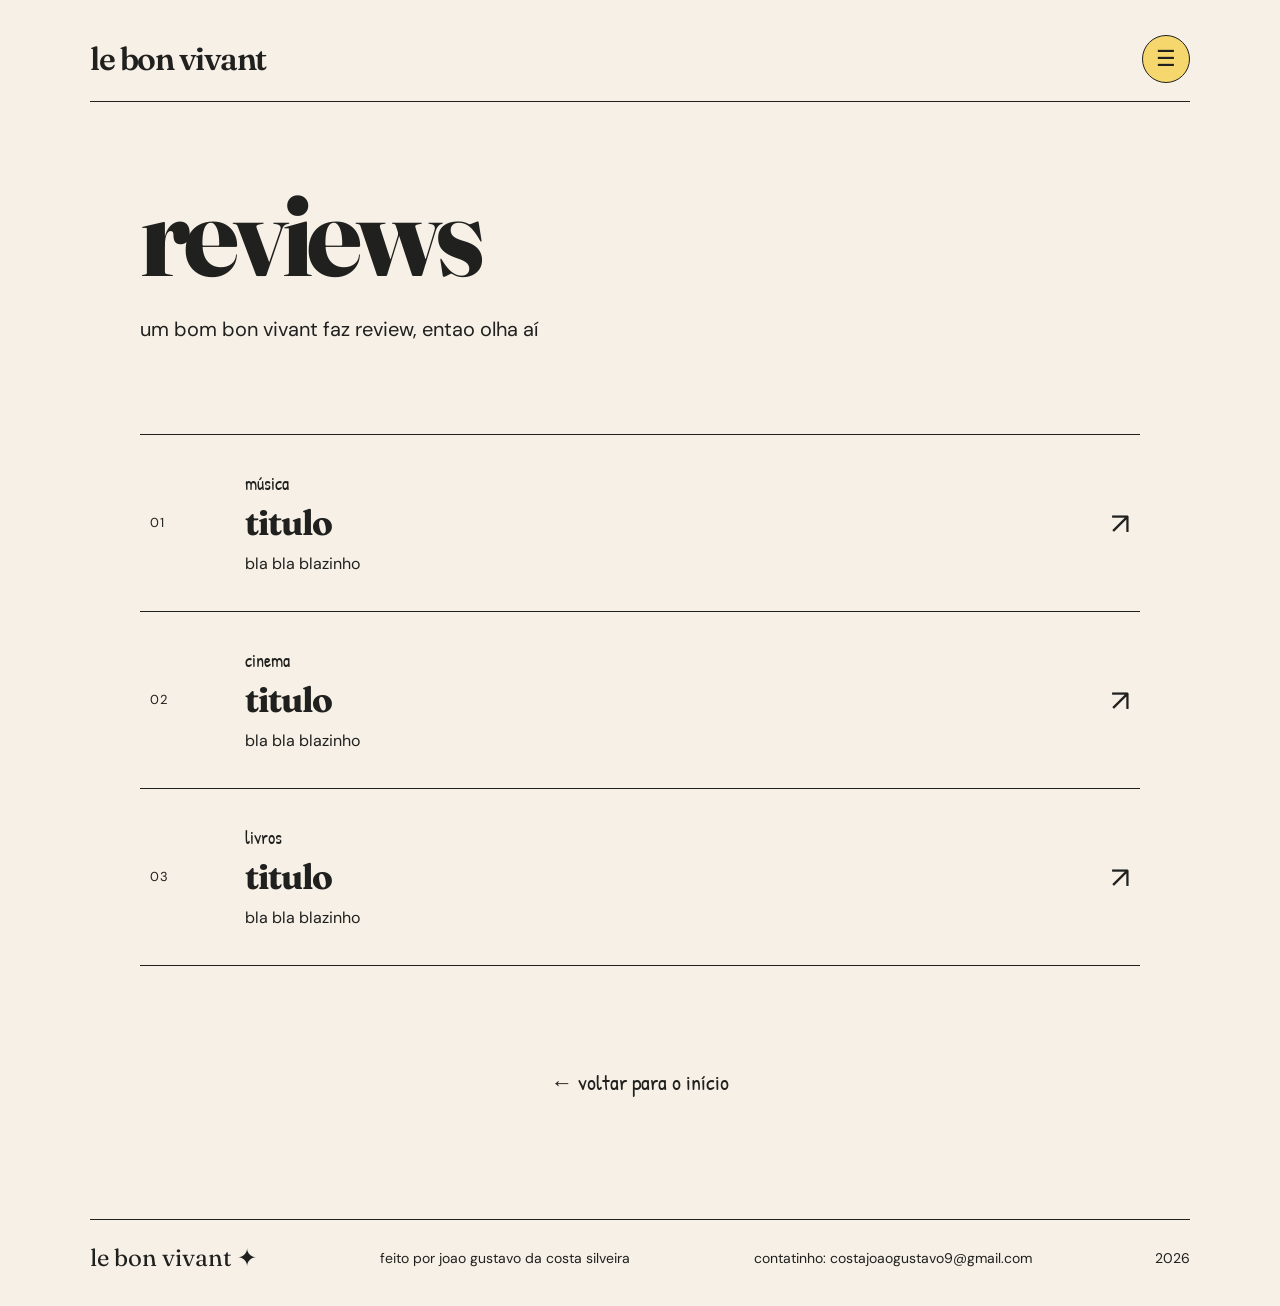
<file: reviews.html>
<!DOCTYPE html>
<html lang="pt-BR">

<head>

    <meta charset="UTF-8">
    <meta name="viewport" content="width=device-width, initial-scale=1.0">

    <link rel="preconnect" href="https://fonts.googleapis.com">
    <link rel="preconnect" href="https://fonts.gstatic.com" crossorigin>

    <link href="https://fonts.googleapis.com/css2?family=DM+Sans:wght@400;500;700&family=Fraunces:opsz,wght@9..144,400;9..144,600;9..144,700&family=Patrick+Hand&display=swap" rel="stylesheet">

    <title>reviews — le bon vivant</title>

    <link rel="stylesheet" href="style.css">

</head>


<body>


    <header>

        <a href="index.html" class="logo">
            le bon vivant
        </a>

        <div class="menu">

            <button class="menu-btn" aria-label="Abrir menu">
                ☰
            </button>

            <nav class="menu-links">

                <a href="index.html">
                    home
                </a>

                <a href="musica.html">
                    música
                </a>

                <a href="cinema.html">
                    cinema
                </a>

                <a href="livros.html">
                    livros
                </a>

            </nav>

        </div>

    </header>



    <main class="reviews-page">


        <section class="reviews-intro">


            <h1>
                reviews
            </h1>

            <p>
                um bom bon vivant faz review, entao olha aí
            </p>

        </section>



        <section class="reviews-list">


            <!-- REVIEW 01 -->

            <a href="post.html" class="review-item">

                <div class="review-number">
                    01
                </div>

                <div class="review-info">

                    <span class="review-category">
                        música
                    </span>

                    <h2>
                        titulo
                    </h2>

                    <p>
                        bla bla blazinho
                    </p>

                </div>

                <div class="review-arrow">
                    ↗
                </div>

            </a>
 

            <a href="post.html" class="review-item">

                <div class="review-number">
                    02
                </div>

                <div class="review-info">

                    <span class="review-category">
                        cinema
                    </span>

                    <h2>
                        titulo
                    </h2>

                    <p>
                        bla bla blazinho
                    </p>

                </div>

                <div class="review-arrow">
                    ↗
                </div>

            </a>


            <a href="post.html" class="review-item">

                <div class="review-number">
                    03
                </div>

                <div class="review-info">

                    <span class="review-category">
                        livros
                    </span>

                    <h2>
                        titulo
                    </h2>

                    <p>
                        bla bla blazinho
                    </p>

                </div>

                <div class="review-arrow">
                    ↗
                </div>

            </a>

        </section>

      <a href="index.html" class="back-home">
            ← voltar para o início
      </a>
      
    </main>



    <!-- ================================
         RODAPÉ
    ================================= -->

    <footer>

        <div class="footer-title">
            le bon vivant ✦
        </div>

        <p>
            feito por joao gustavo da costa silveira
        </p>
      <p> contatinho: costajoaogustavo9@gmail.com</p>
        <p>
            2026
        </p>

    </footer>



    <script src="script.js"></script>

</body>

</html>
</file>
<file: style.css>
/* =====================================
   LE BON VIVANT
===================================== */

* {
    margin: 0;
    padding: 0;
    box-sizing: border-box;
}

:root {

    --cream: #f6f0e6;
    --black: #20201e;
    --white: #fffdf8;

    --pink: #f4a6bd;
    --red: #ed6254;
    --yellow: #f5d76e;
    --green: #a8c98b;
    --blue: #9bc5d7;

}

body {

    background-color: var(--cream);

    color: var(--black);

    font-family: "DM Sans", sans-serif;

    line-height: 1.5;

}


/* =====================================
   LINKS
===================================== */

a {

    color: inherit;

    text-decoration: none;

}


/* =====================================
   HEADER
===================================== */

header {

    width: 90%;
    max-width: 1100px;

    margin: 35px auto 0;

    padding-bottom: 18px;

    display: flex;

    justify-content: space-between;

    align-items: center;

    border-bottom: 1px solid var(--black);

}


.logo {

    font-family: "Fraunces", serif;

    font-size: 32px;

    font-weight: 600;

    letter-spacing: -1.5px;

}


/* =====================================
   MENU
===================================== */

.menu {

    position: relative;

}


.menu-btn {

    width: 48px;
    height: 48px;

    border: 1px solid var(--black);

    border-radius: 50%;

    background: var(--yellow);

    color: var(--black);

    font-size: 22px;

    cursor: pointer;

    transition: 0.2s ease;

}


.menu-btn:hover {

    transform: rotate(5deg);

}


/* JANELINHA DO MENU */

.menu-links {

    display: none;

    position: absolute;

    right: 0;

    top: 58px;

    width: 190px;

    padding: 20px;

    background: var(--white);

    border: 1px solid var(--black);

    box-shadow: 6px 6px 0 var(--black);

    z-index: 20;

}


.menu-links.active {

    display: flex;

    flex-direction: column;

    gap: 15px;

}


.menu-links a {

    font-family: "Fraunces", serif;

    font-size: 21px;

}


.menu-links a:hover {

    text-decoration: underline;

}


/* =====================================
   MAIN
===================================== */

main {

    width: 90%;

    max-width: 1100px;

    margin: 0 auto;

}


/* =====================================
   INTRO
===================================== */

.intro {

    min-height: 480px;

    display: flex;

    align-items: center;

    justify-content: space-between;

    position: relative;

}


.intro-text {

    max-width: 760px;

    position: relative;

}


.intro h1 {

    font-family: "Fraunces", serif;

    font-size: clamp(55px, 8vw, 105px);

    line-height: 0.95;

    letter-spacing: -5px;

    font-weight: 600;

}


.intro h1 em {

    color: var(--red);

    font-style: normal;

}


.intro p {

    max-width: 550px;

    margin-top: 30px;

    font-size: 20px;

}


.intro-decoration {

    font-size: 150px;

    color: var(--pink);

    transform: rotate(15deg);

}


/* =====================================
   ADESIVOS
===================================== */

.sticker {

    display: inline-block;

    padding: 6px 13px;

    border: 1px solid var(--black);

    font-family: "Patrick Hand", cursive;

    font-size: 19px;

    box-shadow: 3px 3px 0 var(--black);

}


.sticker-green {

    background: var(--green);

    transform: rotate(-5deg);

    margin-bottom: 25px;

}


.sticker-pink {

    background: var(--pink);

    transform: rotate(4deg);

}


.sticker-red {

    background: var(--red);

    color: var(--white);

    transform: rotate(-3deg);

}


/* =====================================
   SEÇÕES
===================================== */

section {

    margin-bottom: 100px;

}


.section-label {

    margin-bottom: 18px;

    font-family: "Patrick Hand", cursive;

    font-size: 20px;

}


.section-heading {

    display: flex;

    align-items: center;

    gap: 20px;

    margin-bottom: 25px;

}


.section-heading h2,
.categories h2 {

    font-family: "Fraunces", serif;

    font-size: 42px;

    letter-spacing: -1.5px;

}


/* =====================================
   DESTAQUE
===================================== */

.featured-card {

    min-height: 360px;

    display: grid;

    grid-template-columns: 1fr 0.65fr;

    overflow: hidden;

    background: var(--white);

    border: 1px solid var(--black);

    box-shadow: 8px 8px 0 var(--black);

    transition: 0.2s ease;

}


.featured-card:hover {

    transform: translateY(-4px);

}


.featured-content {

    padding: 45px;

    display: flex;

    flex-direction: column;

    justify-content: center;

}


.category {

    width: fit-content;

    margin-bottom: 18px;

    padding: 5px 12px;

    background: var(--yellow);

    border: 1px solid var(--black);

    font-size: 13px;

    text-transform: uppercase;

    letter-spacing: 1px;

}


.featured-content h2 {

    max-width: 650px;

    font-family: "Fraunces", serif;

    font-size: clamp(40px, 5vw, 65px);

    line-height: 0.98;

    letter-spacing: -3px;

}


.featured-content p {

    max-width: 500px;

    margin-top: 20px;

    font-size: 17px;

}


.read-more {

    margin-top: 25px;

    font-family: "Patrick Hand", cursive;

    font-size: 22px;

}


.featured-shape {

    background: var(--pink);

    display: flex;

    align-items: center;

    justify-content: center;

    font-size: 150px;

}


.featured-shape span {

    transform: rotate(15deg);

}


/* =====================================
   POSTS
===================================== */

.posts-grid {

    display: grid;

    grid-template-columns: repeat(2, 1fr);

    gap: 25px;

}


.post-card {

    min-height: 280px;

    padding: 28px;

    border: 1px solid var(--black);

    box-shadow: 6px 6px 0 var(--black);

    position: relative;

    transition: 0.2s ease;

}


.post-card:hover {

    transform: translateY(-5px) rotate(-1deg);

}


.post-top {

    display: flex;

    justify-content: space-between;

    font-size: 13px;

    text-transform: uppercase;

    letter-spacing: 1px;

}


.post-card h3 {

    max-width: 400px;

    margin-top: 55px;

    font-family: "Fraunces", serif;

    font-size: 34px;

    line-height: 1;

    letter-spacing: -1px;

}


.post-arrow {

    position: absolute;

    right: 25px;

    bottom: 20px;

    font-size: 30px;

}


.post-yellow {

    background: var(--yellow);

}


.post-blue {

    background: var(--blue);

}


.post-pink {

    background: var(--pink);

}


.post-green {

    background: var(--green);

}


/* =====================================
   NOTA
===================================== */

.little-note {

    max-width: 700px;

    margin: 120px auto;

    text-align: center;

}


.little-note p {

    margin-top: 25px;

    font-family: "Fraunces", serif;

    font-size: 38px;

    line-height: 1.15;

}


/* =====================================
   CATEGORIAS
===================================== */

.category-list {

    margin-top: 30px;

    border-top: 1px solid var(--black);

}


.category-list a {

    display: grid;

    grid-template-columns: 70px 1fr 40px;

    align-items: center;

    padding: 20px 5px;

    border-bottom: 1px solid var(--black);

    font-family: "Fraunces", serif;

    font-size: 30px;

    transition: 0.2s ease;

}


.category-list a:hover {

    padding-left: 15px;

    background: var(--yellow);

}


.category-list span {

    font-family: "DM Sans", sans-serif;

    font-size: 13px;

}


.category-list strong {

    text-align: right;

    font-family: "DM Sans", sans-serif;

    font-weight: 400;

}


/* =====================================
   FOOTER
===================================== */

footer {

    width: 90%;

    max-width: 1100px;

    margin: 120px auto 30px;

    padding-top: 20px;

    border-top: 1px solid var(--black);

    display: flex;

    justify-content: space-between;

    align-items: center;

    font-size: 14px;

}


.footer-title {

    font-family: "Fraunces", serif;

    font-size: 24px;

}


/* =====================================
   CELULAR
===================================== */

@media (max-width: 700px) {

    header {

        margin-top: 25px;

    }


    .logo {

        font-size: 27px;

    }


    .intro {

        min-height: 500px;

    }


    .intro h1 {

        font-size: 58px;

        letter-spacing: -3px;

    }


    .intro p {

        font-size: 18px;

    }


    .intro-decoration {

        display: none;

    }


    .featured-card {

        grid-template-columns: 1fr;

    }


    .featured-content {

        padding: 30px;

    }


    .featured-content h2 {

        font-size: 43px;

    }


    .featured-shape {

        min-height: 160px;

        font-size: 90px;

    }


    .posts-grid {

        grid-template-columns: 1fr;

    }


    .post-card {

        min-height: 240px;

    }


    .section-heading h2,
    .categories h2 {

        font-size: 35px;

    }


    .little-note p {

        font-size: 30px;

    }


    .category-list a {

        font-size: 25px;

        grid-template-columns: 45px 1fr 30px;

    }


    footer {

        flex-direction: column;

        align-items: flex-start;

        gap: 8px;

    }

}

/* =====================================
   PÁGINA DE POST
===================================== */

.post {

    width: 90%;

    max-width: 900px;

    margin: 80px auto 0;

}


.post-header {

    border: none;

    width: 100%;

    margin: 0 0 60px;

    padding: 0;

    display: block;

}


.post-category {

    display: inline-block;

    padding: 6px 13px;

    margin-bottom: 25px;

    background: var(--yellow);

    border: 1px solid var(--black);

    font-family: "Patrick Hand", cursive;

    font-size: 19px;

    transform: rotate(-3deg);

    box-shadow: 3px 3px 0 var(--black);

}


.post-header h1 {

    max-width: 850px;

    font-family: "Fraunces", serif;

    font-size: clamp(50px, 8vw, 90px);

    line-height: 0.95;

    letter-spacing: -4px;

    font-weight: 600;

}


.post-subtitle {

    max-width: 650px;

    margin-top: 25px;

    font-size: 21px;

}


.post-meta {

    display: flex;

    gap: 15px;

    align-items: center;

    margin-top: 25px;

    font-size: 13px;

    text-transform: uppercase;

    letter-spacing: 1px;

}


/* =====================================
   IMAGEM DO POST
===================================== */

.post-image {

    margin: 0 0 60px;

}


.post-image img {

    display: block;

    width: 100%;

    max-height: 650px;

    object-fit: cover;

    border: 1px solid var(--black);

}


.post-image figcaption {

    margin-top: 10px;

    font-family: "Patrick Hand", cursive;

    font-size: 17px;

}


/* =====================================
   TEXTO DO POST
===================================== */

.post-content {

    max-width: 700px;

    margin: 0 auto;

}


.post-content p {

    margin-bottom: 25px;

    font-size: 19px;

    line-height: 1.8;

}


.post-content h2 {

    margin: 65px 0 25px;

    font-family: "Fraunces", serif;

    font-size: 40px;

    line-height: 1;

    letter-spacing: -1px;

}


.post-content strong {

    font-weight: 700;

}


.post-content em {

    font-family: "Fraunces", serif;

}


/* =====================================
   CITAÇÃO
===================================== */

.post-content blockquote {

    margin: 50px -80px;

    padding: 35px;

    border-left: 5px solid var(--red);

    background: var(--pink);

    font-family: "Fraunces", serif;

    font-size: 32px;

    line-height: 1.2;

}


/* =====================================
   NOTA / DESTAQUE
===================================== */

.post-note {

    margin: 50px 0;

    padding: 25px;

    background: var(--green);

    border: 1px solid var(--black);

    box-shadow: 6px 6px 0 var(--black);

}


.post-note span {

    display: block;

    margin-bottom: 10px;

    font-family: "Patrick Hand", cursive;

    font-size: 20px;

}


.post-note p {

    margin: 0;

    font-size: 17px;

}


/* =====================================
   FINAL DO POST
===================================== */

.post-end {

    margin: 80px 0 50px;

    text-align: center;

}


.post-end .sticker {

    background: var(--blue);

    display: inline-block;

    padding: 7px 15px;

    border: 1px solid var(--black);

    box-shadow: 3px 3px 0 var(--black);

    font-family: "Patrick Hand", cursive;

    font-size: 20px;

    transform: rotate(3deg);

}


.back-home {

    display: block;

    width: fit-content;

    margin: 0 auto;

    font-family: "Patrick Hand", cursive;

    font-size: 22px;

}


.back-home:hover {

    text-decoration: underline;

}


/* =====================================
   POST NO CELULAR
===================================== */

@media (max-width: 700px) {

    .post {

        margin-top: 55px;

    }


    .post-header h1 {

        font-size: 52px;

        letter-spacing: -2.5px;

    }


    .post-subtitle {

        font-size: 18px;

    }


    .post-meta {

        flex-wrap: wrap;

    }


    .post-content p {

        font-size: 18px;

    }


    .post-content h2 {

        font-size: 34px;

    }


    .post-content blockquote {

        margin: 40px 0;

        font-size: 27px;

    }

}
/* =====================================
   PÁGINA DE REVIEWS
===================================== */

.reviews-page {

    width: 90%;

    max-width: 1000px;

    margin: 80px auto 0;

}


/* =====================================
   INTRO DAS REVIEWS
===================================== */

.reviews-intro {

    max-width: 750px;

    margin-bottom: 90px;

}


.reviews-intro h1 {

    margin-top: 25px;

    font-family: "Fraunces", serif;

    font-size: clamp(70px, 10vw, 120px);

    line-height: 0.85;

    letter-spacing: -6px;

}


.reviews-intro p {

    max-width: 600px;

    margin-top: 30px;

    font-size: 20px;

}


/* =====================================
   LISTA
===================================== */

.reviews-list {

    border-top: 1px solid var(--black);

}


/* =====================================
   ITEM
===================================== */

.review-item {

    display: grid;

    grid-template-columns: 70px 1fr 50px;

    gap: 25px;

    align-items: center;

    padding: 35px 10px;

    border-bottom: 1px solid var(--black);

    transition: 0.2s ease;

}


.review-item:hover {

    padding-left: 25px;

    padding-right: 25px;

    background: var(--yellow);

}


.review-number {

    font-size: 13px;

    letter-spacing: 1px;

}


.review-info {

    min-width: 0;

}


.review-category {

    display: inline-block;

    margin-bottom: 8px;

    font-family: "Patrick Hand", cursive;

    font-size: 18px;

}


.review-info h2 {

    margin: 0;

    font-family: "Fraunces", serif;

    font-size: 35px;

    line-height: 1;

    letter-spacing: -1px;

}


.review-info p {

    max-width: 600px;

    margin-top: 12px;

    font-size: 16px;

}


.review-arrow {

    font-size: 30px;

    text-align: right;

}


/* =====================================
   CORES ALTERNADAS
===================================== */

.review-item:nth-child(2):hover {

    background: var(--pink);

}


.review-item:nth-child(3):hover {

    background: var(--blue);

}


.review-item:nth-child(4):hover {

    background: var(--green);

}


.review-item:nth-child(5):hover {

    background: var(--yellow);

}


.review-item:nth-child(6):hover {

    background: var(--pink);

}


/* =====================================
   CELULAR
===================================== */

@media (max-width: 700px) {

    .reviews-page {

        margin-top: 55px;

    }


    .reviews-intro h1 {

        font-size: 75px;

        letter-spacing: -4px;

    }


    .reviews-intro p {

        font-size: 18px;

    }


    .review-item {

        grid-template-columns: 40px 1fr 30px;

        gap: 12px;

        padding: 28px 5px;

    }


    .review-item:hover {

        padding-left: 12px;

        padding-right: 12px;

    }


    .review-info h2 {

        font-size: 27px;

    }


    .review-info p {

        font-size: 15px;

    }


    .review-arrow {

        font-size: 24px;

    }

}

/* =========================================
   PÁGINA DE MÚSICA
========================================= */

.music-page {
    width: 90%;
    max-width: 1100px;
    margin: 0 auto;
}


/* INTRO */

.music-intro {
    min-height: 500px;
    display: flex;
    align-items: center;
    justify-content: space-between;
    position: relative;
}

.music-intro-text {
    max-width: 750px;
}

.music-intro h1 {
    margin-top: 25px;
    font-family: "Fraunces", serif;
    font-size: clamp(90px, 15vw, 180px);
    line-height: .8;
    letter-spacing: -9px;
}

.music-intro h1 span {
    color: var(--red);
}

.music-intro p {
    max-width: 570px;
    margin-top: 35px;
    font-size: 20px;
}

.music-symbol {
    font-family: "Fraunces", serif;
    font-size: 180px;
    color: var(--pink);
    transform: rotate(8deg);
}


/* DESTAQUE */

.music-featured {
    margin-bottom: 120px;
}

.music-featured-card {
    min-height: 430px;
    display: grid;
    grid-template-columns: .8fr 1.2fr;
    background: var(--white);
    border: 1px solid var(--black);
    box-shadow: 8px 8px 0 var(--black);
    overflow: hidden;
    transition: .2s ease;
}

.music-featured-card:hover {
    transform: translateY(-5px);
}

.music-featured-image {
    display: flex;
    align-items: center;
    justify-content: center;
    background: var(--yellow);
    font-family: "Patrick Hand", cursive;
    font-size: 24px;
}

.music-featured-content {
    padding: 50px;
    display: flex;
    flex-direction: column;
    justify-content: center;
}

.music-featured-content h2 {
    max-width: 650px;
    font-family: "Fraunces", serif;
    font-size: clamp(42px, 5vw, 68px);
    line-height: .95;
    letter-spacing: -3px;
}

.music-featured-content p {
    max-width: 520px;
    margin-top: 25px;
    font-size: 18px;
}


/* SEÇÕES */

.music-section {
    margin-bottom: 120px;
}

.music-section-heading {
    display: flex;
    align-items: flex-end;
    justify-content: space-between;
    gap: 30px;
    margin-bottom: 30px;
}

.music-section-heading h2 {
    margin-top: 8px;
    font-family: "Fraunces", serif;
    font-size: 52px;
    line-height: .95;
    letter-spacing: -2px;
}


/* REVIEWS */

.music-reviews {
    border-top: 1px solid var(--black);
}

.music-review-item {
    display: grid;
    grid-template-columns: 70px 1fr 50px;
    gap: 25px;
    align-items: center;
    padding: 35px 10px;
    border-bottom: 1px solid var(--black);
    transition: .2s ease;
}

.music-review-item:hover {
    padding-left: 25px;
    padding-right: 25px;
    background: var(--yellow);
}

.music-review-item:nth-child(2):hover {
    background: var(--pink);
}

.music-review-item:nth-child(3):hover {
    background: var(--blue);
}

.music-review-item:nth-child(4):hover {
    background: var(--green);
}

.music-review-number {
    font-size: 13px;
    letter-spacing: 1px;
}

.music-review-info > span {
    font-family: "Patrick Hand", cursive;
    font-size: 18px;
}

.music-review-info h3 {
    margin-top: 5px;
    font-family: "Fraunces", serif;
    font-size: 34px;
    line-height: 1;
    letter-spacing: -1px;
}

.music-review-info p {
    max-width: 650px;
    margin-top: 12px;
    font-size: 16px;
}

.music-review-arrow {
    text-align: right;
    font-size: 30px;
}


/* TEXTOS */

.music-writing {
    margin-top: 140px;
}

.music-writing-grid {
    display: grid;
    grid-template-columns: repeat(2, 1fr);
    gap: 25px;
}

.music-writing-card {
    min-height: 330px;
    padding: 30px;
    border: 1px solid var(--black);
    box-shadow: 6px 6px 0 var(--black);
    position: relative;
    transition: .2s ease;
}

.music-writing-card:hover {
    transform: translateY(-5px) rotate(-1deg);
}

.music-writing-yellow {
    background: var(--yellow);
}

.music-writing-blue {
    background: var(--blue);
}

.writing-type {
    font-family: "Patrick Hand", cursive;
    font-size: 19px;
}

.music-writing-card h3 {
    max-width: 500px;
    margin-top: 50px;
    font-family: "Fraunces", serif;
    font-size: 38px;
    line-height: .98;
    letter-spacing: -1px;
}

.music-writing-card p {
    max-width: 450px;
    margin-top: 20px;
    font-size: 16px;
}

.writing-arrow {
    position: absolute;
    right: 25px;
    bottom: 18px;
    font-size: 30px;
}


/* DESCOBERTAS */

.music-discoveries {
    margin-bottom: 120px;
}

.discovery-list {
    border-top: 1px solid var(--black);
}

.discovery-list a {
    display: grid;
    grid-template-columns: 70px 1fr 40px;
    align-items: center;
    gap: 20px;
    padding: 22px 5px;
    border-bottom: 1px solid var(--black);
    transition: .2s ease;
}

.discovery-list a:hover {
    padding-left: 18px;
    background: var(--pink);
}

.discovery-list a:nth-child(2):hover {
    background: var(--yellow);
}

.discovery-list a:nth-child(3):hover {
    background: var(--green);
}

.discovery-list a:nth-child(4):hover {
    background: var(--blue);
}

.discovery-list > a > span {
    font-size: 13px;
}

.discovery-list small {
    display: block;
    font-family: "Patrick Hand", cursive;
    font-size: 17px;
}

.discovery-list strong {
    display: block;
    margin-top: 2px;
    font-family: "Fraunces", serif;
    font-size: 25px;
    font-weight: 600;
}

.discovery-list b {
    text-align: right;
    font-size: 25px;
    font-weight: 400;
}


/* FINAL */

.music-end {
    max-width: 650px;
    margin: 150px auto 100px;
    text-align: center;
}

.music-end p {
    margin-top: 25px;
    font-family: "Fraunces", serif;
    font-size: 35px;
    line-height: 1.1;
}


/* MOBILE */

@media (max-width: 700px) {

    .music-intro {
        min-height: 500px;
    }

    .music-intro h1 {
        font-size: 100px;
        letter-spacing: -6px;
    }

    .music-intro p {
        font-size: 18px;
    }

    .music-symbol {
        display: none;
    }

    .music-featured-card {
        grid-template-columns: 1fr;
    }

    .music-featured-image {
        min-height: 200px;
    }

    .music-featured-content {
        padding: 30px;
    }

    .music-featured-content h2 {
        font-size: 45px;
    }

    .music-section-heading {
        align-items: flex-start;
        flex-direction: column;
    }

    .music-section-heading h2 {
        font-size: 40px;
    }

    .music-review-item {
        grid-template-columns: 40px 1fr 30px;
        gap: 12px;
        padding: 28px 5px;
    }

    .music-review-item:hover {
        padding-left: 12px;
        padding-right: 12px;
    }

    .music-review-info h3 {
        font-size: 27px;
    }

    .music-review-info p {
        font-size: 15px;
    }

    .music-writing-grid {
        grid-template-columns: 1fr;
    }

    .music-writing-card {
        min-height: 280px;
    }

    .music-writing-card h3 {
        font-size: 32px;
    }

    .discovery-list a {
        grid-template-columns: 40px 1fr 30px;
        gap: 12px;
    }

    .discovery-list strong {
        font-size: 21px;
    }

    .music-end p {
        font-size: 29px;
    }
}



/* =========================================
   PÁGINA CINEMINHA
========================================= */

.cinema-page {
    width: 90%;
    max-width: 1100px;
    margin: 0 auto;
}


/* INTRO */

.cinema-intro {
    min-height: 500px;
    display: flex;
    align-items: center;
    justify-content: space-between;
    position: relative;
}

.cinema-intro-text {
    max-width: 800px;
}

.cinema-intro h1 {
    margin-top: 25px;
    font-family: "Fraunces", serif;
    font-size: clamp(75px, 13vw, 160px);
    line-height: .8;
    letter-spacing: -8px;
}

.cinema-intro h1 span {
    color: var(--red);
}

.cinema-intro p {
    max-width: 570px;
    margin-top: 35px;
    font-size: 20px;
}

.cinema-symbol {
    font-family: "Fraunces", serif;
    font-size: 170px;
    color: var(--yellow);
    transform: rotate(12deg);
}

.sticker-blue {
    background: var(--blue);
    transform: rotate(-4deg);
    margin-bottom: 5px;
}


/* SEÇÕES */

.cinema-section {
    margin-bottom: 120px;
}

.cinema-section-heading {
    display: flex;
    align-items: flex-end;
    justify-content: space-between;
    gap: 30px;
    margin-bottom: 30px;
}

.cinema-section-heading h2 {
    margin-top: 8px;
    font-family: "Fraunces", serif;
    font-size: 52px;
    line-height: .95;
    letter-spacing: -2px;
}


/* REVIEWS */

.cinema-reviews {
    border-top: 1px solid var(--black);
}

.cinema-review-item {
    display: grid;
    grid-template-columns: 70px 1fr 50px;
    gap: 25px;
    align-items: center;
    padding: 40px 10px;
    border-bottom: 1px solid var(--black);
    transition: .2s ease;
}

.cinema-review-item:hover {
    padding-left: 25px;
    padding-right: 25px;
    background: var(--pink);
}

.cinema-review-number {
    font-size: 13px;
    letter-spacing: 1px;
}

.cinema-review-info > span {
    font-family: "Patrick Hand", cursive;
    font-size: 18px;
}

.cinema-review-info h3 {
    margin-top: 5px;
    font-family: "Fraunces", serif;
    font-size: 38px;
    line-height: 1;
    letter-spacing: -1px;
}

.cinema-review-info p {
    max-width: 650px;
    margin-top: 14px;
    font-size: 16px;
}

.cinema-review-arrow {
    text-align: right;
    font-size: 30px;
}


/* RECOMENDAÇÕES */

.cinema-recommendations {
    margin-top: 150px;
}

.cinema-recommendation-card {
    display: grid;
    grid-template-columns: 80px 1fr 50px;
    gap: 25px;
    align-items: center;
    min-height: 280px;
    padding: 40px;
    background: var(--green);
    border: 1px solid var(--black);
    box-shadow: 7px 7px 0 var(--black);
    transition: .2s ease;
}

.cinema-recommendation-card:hover {
    transform: translateY(-5px) rotate(-.5deg);
}

.cinema-recommendation-number {
    font-size: 13px;
    letter-spacing: 1px;
}

.cinema-recommendation-content > span {
    font-family: "Patrick Hand", cursive;
    font-size: 19px;
}

.cinema-recommendation-content h3 {
    max-width: 700px;
    margin-top: 8px;
    font-family: "Fraunces", serif;
    font-size: 48px;
    line-height: .95;
    letter-spacing: -2px;
}

.cinema-recommendation-content p {
    max-width: 600px;
    margin-top: 20px;
    font-size: 17px;
}

.cinema-recommendation-arrow {
    font-size: 35px;
    text-align: right;
}


/* FINAL */

.cinema-end {
    max-width: 650px;
    margin: 150px auto 100px;
    text-align: center;
}

.cinema-end p {
    margin-top: 25px;
    font-family: "Fraunces", serif;
    font-size: 35px;
    line-height: 1.1;
}


/* MOBILE */

@media (max-width: 700px) {

    .cinema-intro {
        min-height: 500px;
    }

    .cinema-intro h1 {
        font-size: 78px;
        letter-spacing: -5px;
    }

    .cinema-intro p {
        font-size: 18px;
    }

    .cinema-symbol {
        display: none;
    }

    .cinema-section-heading {
        align-items: flex-start;
        flex-direction: column;
    }

    .cinema-section-heading h2 {
        font-size: 40px;
    }

    .cinema-review-item {
        grid-template-columns: 40px 1fr 30px;
        gap: 12px;
        padding: 30px 5px;
    }

    .cinema-review-item:hover {
        padding-left: 12px;
        padding-right: 12px;
    }

    .cinema-review-info h3 {
        font-size: 28px;
    }

    .cinema-review-info p {
        font-size: 15px;
    }

    .cinema-recommendation-card {
        grid-template-columns: 40px 1fr 30px;
        gap: 12px;
        padding: 30px;
    }

    .cinema-recommendation-content h3 {
        font-size: 34px;
    }

    .cinema-recommendation-content p {
        font-size: 15px;
    }

    .cinema-end p {
        font-size: 29px;
    }
}


/* =========================================
   PÁGINA LIVROS
========================================= */

.books-page {
    width: 90%;
    max-width: 1100px;
    margin: 0 auto;
}


/* INTRO */

.books-intro {
    min-height: 500px;
    display: flex;
    align-items: center;
    justify-content: space-between;
    position: relative;
}

.books-intro-text {
    max-width: 800px;
}

.books-intro h1 {
    margin-top: 25px;
    font-family: "Fraunces", serif;
    font-size: clamp(90px, 14vw, 170px);
    line-height: .8;
    letter-spacing: -9px;
}

.books-intro h1 span {
    color: var(--red);
}

.books-intro p {
    max-width: 580px;
    margin-top: 35px;
    font-size: 20px;
}

.books-symbol {
    font-family: "Fraunces", serif;
    font-size: 190px;
    color: var(--pink);
    transform: rotate(-12deg);
}


/* SEÇÕES */

.books-section {
    margin-bottom: 120px;
}

.books-section-heading {
    display: flex;
    align-items: flex-end;
    justify-content: space-between;
    gap: 30px;
    margin-bottom: 30px;
}

.books-section-heading h2 {
    margin-top: 8px;
    font-family: "Fraunces", serif;
    font-size: 52px;
    line-height: .95;
    letter-spacing: -2px;
}


/* REVIEWS */

.books-reviews {
    border-top: 1px solid var(--black);
}

.books-review-item {
    display: grid;
    grid-template-columns: 70px 1fr 50px;
    gap: 25px;
    align-items: center;
    padding: 40px 10px;
    border-bottom: 1px solid var(--black);
    transition: .2s ease;
}

.books-review-item:hover {
    padding-left: 25px;
    padding-right: 25px;
    background: var(--green);
}

.books-review-number {
    font-size: 13px;
    letter-spacing: 1px;
}

.books-review-info > span {
    font-family: "Patrick Hand", cursive;
    font-size: 18px;
}

.books-review-info h3 {
    margin-top: 5px;
    font-family: "Fraunces", serif;
    font-size: 38px;
    line-height: 1;
    letter-spacing: -1px;
}

.books-review-info p {
    max-width: 650px;
    margin-top: 14px;
    font-size: 16px;
}

.books-review-arrow {
    text-align: right;
    font-size: 30px;
}


/* RECOMENDAÇÕES */

.books-recommendations {
    margin-top: 150px;
}

.books-recommendation-card {
    display: grid;
    grid-template-columns: 80px 1fr 50px;
    gap: 25px;
    align-items: center;
    min-height: 280px;
    padding: 40px;
    background: var(--pink);
    border: 1px solid var(--black);
    box-shadow: 7px 7px 0 var(--black);
    transition: .2s ease;
}

.books-recommendation-card:hover {
    transform: translateY(-5px) rotate(.5deg);
}

.books-recommendation-number {
    font-size: 13px;
    letter-spacing: 1px;
}

.books-recommendation-content > span {
    font-family: "Patrick Hand", cursive;
    font-size: 19px;
}

.books-recommendation-content h3 {
    max-width: 700px;
    margin-top: 8px;
    font-family: "Fraunces", serif;
    font-size: 48px;
    line-height: .95;
    letter-spacing: -2px;
}

.books-recommendation-content p {
    max-width: 600px;
    margin-top: 20px;
    font-size: 17px;
}

.books-recommendation-arrow {
    font-size: 35px;
    text-align: right;
}


/* FINAL */

.books-end {
    max-width: 650px;
    margin: 150px auto 100px;
    text-align: center;
}

.books-end p {
    margin-top: 25px;
    font-family: "Fraunces", serif;
    font-size: 35px;
    line-height: 1.1;
}


/* MOBILE */

@media (max-width: 700px) {

    .books-intro {
        min-height: 500px;
    }

    .books-intro h1 {
        font-size: 95px;
        letter-spacing: -6px;
    }

    .books-intro p {
        font-size: 18px;
    }

    .books-symbol {
        display: none;
    }

    .books-section-heading {
        align-items: flex-start;
        flex-direction: column;
    }

    .books-section-heading h2 {
        font-size: 40px;
    }

    .books-review-item {
        grid-template-columns: 40px 1fr 30px;
        gap: 12px;
        padding: 30px 5px;
    }

    .books-review-item:hover {
        padding-left: 12px;
        padding-right: 12px;
    }

    .books-review-info h3 {
        font-size: 28px;
    }

    .books-review-info p {
        font-size: 15px;
    }

    .books-recommendation-card {
        grid-template-columns: 40px 1fr 30px;
        gap: 12px;
        padding: 30px;
    }

    .books-recommendation-content h3 {
        font-size: 34px;
    }

    .books-recommendation-content p {
        font-size: 15px;
    }

    .books-end p {
        font-size: 29px;
    }
}

.share-area {
    display:flex;
    align-items:center;
    gap:15px;
    margin-top:25px;
}

.share-button {
    padding:9px 16px;
    background:var(--pink);
    color:var(--black);
    border:1px solid var(--black);
    box-shadow:3px 3px 0 var(--black);
    font-family:"Patrick Hand", cursive;
    font-size:19px;
    cursor:pointer;
    transition:.15s ease;
}

.share-button:hover {
    transform:translate(-2px,-2px);
    box-shadow:5px 5px 0 var(--black);
}

.share-button:active {
    transform:translate(2px,2px);
    box-shadow:1px 1px 0 var(--black);
}

.share-message {
    font-size:14px;
}

@media (max-width:700px) {

    .share-area {
        flex-wrap:wrap;
    }

}


.instagram-link {
    font-size: 24px;
}
</file>
